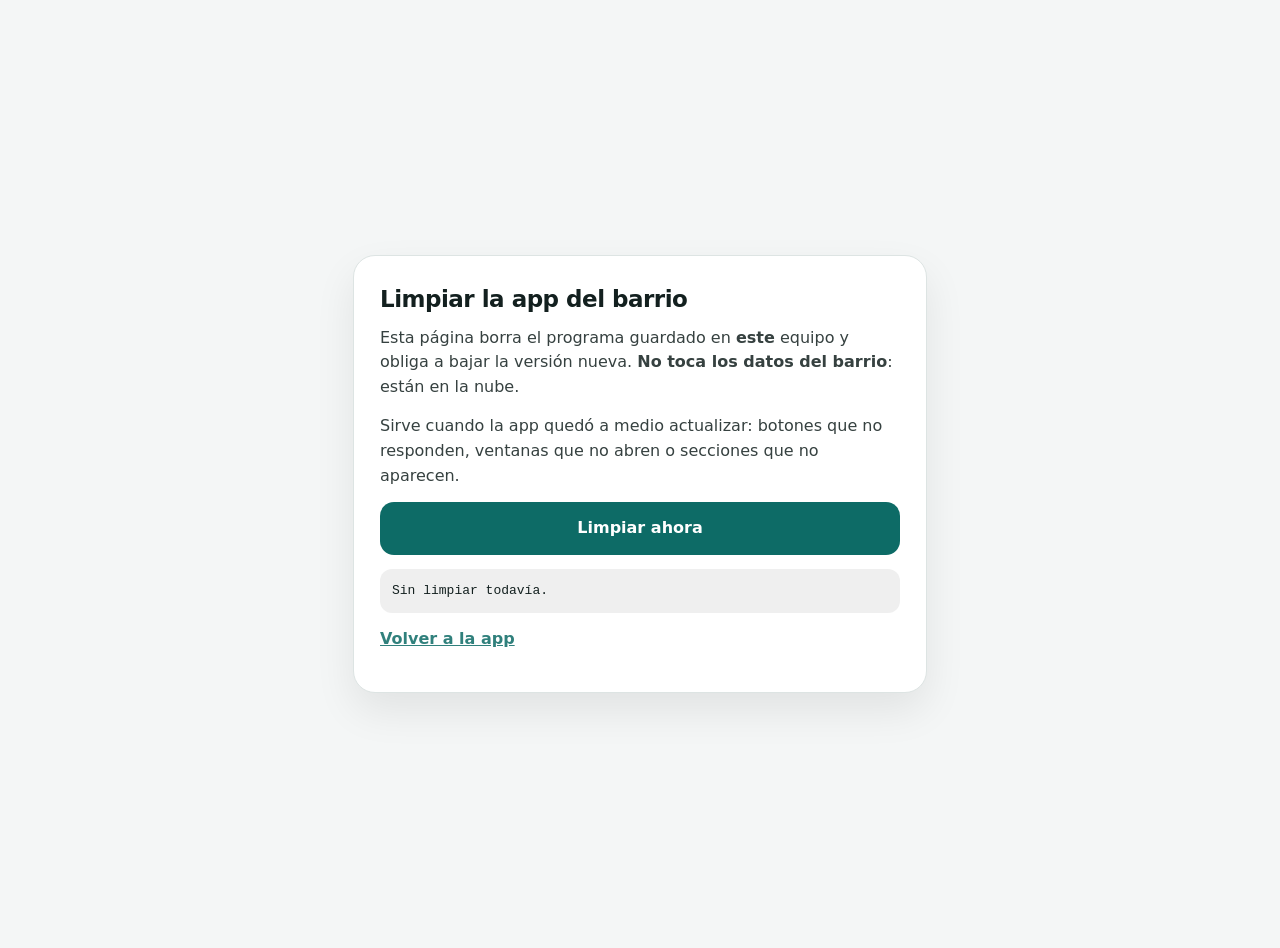
<file: limpiar.html>
<!DOCTYPE html>
<html lang="es-AR">
<head>
<meta charset="utf-8">
<meta name="viewport" content="width=device-width,initial-scale=1,viewport-fit=cover">
<title>Limpiar la app del barrio</title>
<style>
  :root{color-scheme:light dark}
  body{margin:0;min-height:100dvh;display:grid;place-items:center;padding:24px;
    font:16px/1.55 system-ui,-apple-system,"Segoe UI",sans-serif;background:#f4f6f6;color:#13201f}
  @media (prefers-color-scheme:dark){ body{background:#0e1615;color:#e8eeed} .caja{background:#16211f;border-color:#26332f} }
  .caja{max-width:520px;background:#fff;border:1px solid #dde4e3;border-radius:22px;padding:26px;box-shadow:0 18px 40px rgba(0,0,0,.08)}
  h1{margin:0 0 8px;font-size:23px;letter-spacing:-.5px}
  p{margin:0 0 14px;opacity:.85}
  button{appearance:none;border:0;border-radius:14px;background:#0d6b66;color:#fff;font:inherit;font-weight:700;
    padding:14px 20px;cursor:pointer;width:100%}
  button:disabled{opacity:.6;cursor:default}
  a{color:#0d6b66;font-weight:700}
  pre{white-space:pre-wrap;word-break:break-word;background:rgba(127,127,127,.12);border-radius:12px;padding:12px;font-size:13px;margin:14px 0 0}
</style>
</head>
<body>
<div class="caja">
  <h1>Limpiar la app del barrio</h1>
  <p>Esta página borra el programa guardado en <b>este</b> equipo y obliga a bajar la versión nueva.
     <b>No toca los datos del barrio</b>: están en la nube.</p>
  <p>Sirve cuando la app quedó a medio actualizar: botones que no responden, ventanas que no abren
     o secciones que no aparecen.</p>
  <button id="b">Limpiar ahora</button>
  <pre id="r">Sin limpiar todavía.</pre>
  <p style="margin-top:14px"><a href="./">Volver a la app</a></p>
</div>
<script>
const r = document.getElementById('b'), salida = document.getElementById('r');
const linea = t => salida.textContent += '\n' + t;
r.addEventListener('click', async () => {
  r.disabled = true; salida.textContent = 'Limpiando…';
  try {
    /* 13-11-2026 · Solo lo del barrio: HRU comparte la dirección y no se toca. */
    const aca = new URL('./', location.href).href;
    const regs = (await navigator.serviceWorker.getRegistrations()).filter(g => g.scope.startsWith(aca));
    for (const g of regs){ await g.unregister(); linea('Dado de baja: ' + (g.active ? g.active.scriptURL : 'service worker')); }
    if (!regs.length) linea('No había service worker.');
  } catch(e){ linea('Service worker: ' + e.message); }
  try {
    const ks = (await caches.keys()).filter(k => k.startsWith('bhc-'));
    for (const k of ks){ await caches.delete(k); linea('Borrado el guardado: ' + k); }
    if (!ks.length) linea('No había nada guardado.');
  } catch(e){ linea('Guardados: ' + e.message); }
  linea('');
  linea('Listo. Abriendo la app de nuevo…');
  setTimeout(() => location.replace('./?nuevo=' + Date.now()), 1200);
});
</script>
</body>
</html>
</file>
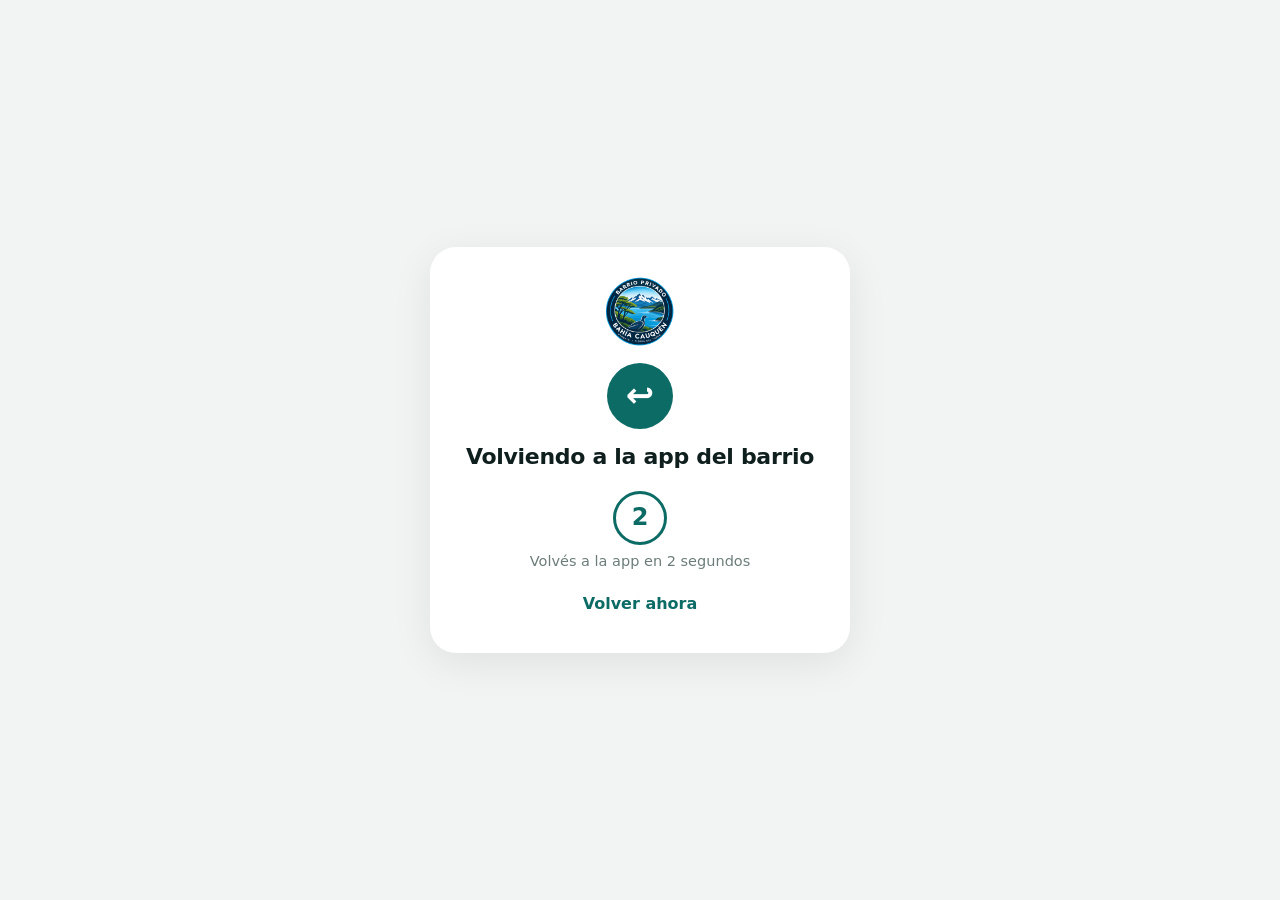
<file: pago.html>
<!doctype html>
<html lang="es">
<head>
<meta charset="utf-8">
<meta name="viewport" content="width=device-width,initial-scale=1,viewport-fit=cover">
<meta name="robots" content="noindex">
<title>Pago · Barrio Bahía Cauquén</title>
<link rel="icon" href="icons/icon-192.png" type="image/png">
<!--
  VUELTA DE MERCADO PAGO (26-09-2026)
  Mercado Pago trae acá al vecino cuando termina de pagar (back_url).
  Esta página:
    1. muestra el resultado (aprobado, pendiente o rechazado);
    2. le avisa a la app del barrio, que quedó abierta en la otra ventana
       (BroadcastChannel, mismo sitio), y espera que conteste "recibido";
    3. a los 3 segundos se cierra sola. Si no la puede cerrar (el
       navegador no lo permite) o la app no estaba abierta, lleva a la app
       con el número de operación, y la app lo verifica con Mercado Pago.
  No se le cree nada a lo que dice la dirección: quien acredita el pago es
  la app, preguntándole a Mercado Pago (a través del Apps Script).
-->
<style>
  :root{--bg:#f2f4f3;--card:#fff;--ink:#0f1f1e;--muted:#6c7d7a;--ok:#1b8f5a;--warn:#b7790a;--bad:#d33a3a;--brand:#0d6b66}
  @media (prefers-color-scheme:dark){:root{--bg:#0a1315;--card:#111c1f;--ink:#e6eeec;--muted:#83979a;--ok:#4fd08f;--warn:#f1bd4d;--bad:#f07171;--brand:#3cbfb2}}
  *{box-sizing:border-box}
  body{margin:0;min-height:100vh;display:grid;place-items:center;padding:16px;background:var(--bg);color:var(--ink);font:16px/1.45 system-ui,-apple-system,"Segoe UI",Roboto,sans-serif}
  main{width:100%;max-width:420px;background:var(--card);border-radius:26px;padding:28px 22px;text-align:center;box-shadow:0 10px 40px rgba(0,0,0,.08)}
  img{width:74px;height:74px;border-radius:50%;display:block;margin:0 auto 14px}
  .sello{width:66px;height:66px;border-radius:50%;display:grid;place-items:center;margin:0 auto 12px;color:#fff;font-size:34px;font-weight:800}
  .ok .sello{background:var(--ok)} .pend .sello{background:var(--warn)} .mal .sello{background:var(--bad)} .nada .sello{background:var(--brand)}
  h1{font-size:22px;margin:0 0 6px;letter-spacing:-.3px}
  p{margin:0 0 6px;color:var(--muted);font-size:14.5px}
  .cuenta{margin:18px auto 6px;width:54px;height:54px;border-radius:50%;border:3px solid var(--brand);display:grid;place-items:center;font-size:24px;font-weight:800;color:var(--brand)}
  a{display:inline-block;margin-top:14px;color:var(--brand);font-weight:700;text-decoration:none}
  small{display:block;margin-top:10px;color:var(--muted);font-size:12px}
</style>
</head>
<body>
<main id="caja">
  <img src="icons/logo.png" alt="Barrio Bahía Cauquén">
  <div class="sello" id="sello">✓</div>
  <h1 id="titulo">Volviendo a la app…</h1>
  <p id="texto"></p>
  <div class="cuenta" id="cuenta">3</div>
  <p id="que">Volvés a la app en 3 segundos</p>
  <a id="volver" href="index.html">Volver ahora</a>

  <small id="op"></small>
</main>
<script>
(function(){
  var q = new URLSearchParams(location.search);
  var id = q.get('payment_id') || q.get('collection_id') || '';
  var st = q.get('status') || q.get('collection_status') || '';
  var ref = q.get('external_reference') || '';
  if (id === 'null') id = '';
  var ok = st === 'approved', pend = ['pending', 'in_process', 'authorized'].indexOf(st) >= 0;
  /* Sin datos de un pago (se abrió la página sola): no hay nada que
     mostrar, se vuelve derecho a la app. */
  var sinDatos = !id && !st;
  var caja = document.getElementById('caja');
  caja.className = sinDatos ? 'nada' : ok ? 'ok' : pend ? 'pend' : 'mal';
  document.getElementById('sello').textContent = sinDatos ? '↩' : ok ? '✓' : pend ? '…' : '!';
  document.getElementById('titulo').textContent = sinDatos ? 'Volviendo a la app del barrio' : ok ? '¡Pago aprobado!' : pend ? 'Pago en proceso' : 'El pago no se completó';
  document.getElementById('texto').textContent = sinDatos ? '' : ok ? 'Mercado Pago aprobó tu pago. La app del barrio lo descuenta de tu saldo y el recibo te llega solo.'
    : pend ? 'Mercado Pago todavía lo está procesando. Cuando se apruebe se acredita solo: no hace falta que hagas nada.'
    : 'No se cobró nada. Podés intentarlo de nuevo desde la app.';
  if (id) document.getElementById('op').textContent = 'Operación de Mercado Pago Nº ' + id;

  /* La dirección de la app (index.html con todas las letras: así anda
     también donde el servidor no completa la carpeta), con lo necesario
     para que la app verifique el pago. */
  var app = 'index.html' + (sinDatos ? '' : '?mp=1' + (id ? '&payment_id=' + encodeURIComponent(id) : '') + (st ? '&status=' + encodeURIComponent(st) : '') + (ref ? '&external_reference=' + encodeURIComponent(ref) : ''));
  document.getElementById('volver').href = app;

  /* Avisarle a la app que quedó abierta en la otra ventana. */
  var recibido = false, canal = null;
  try {
    canal = new BroadcastChannel('bhc-pago');
    canal.onmessage = function(e){ if (e.data && e.data.tipo === 'recibido') recibido = true; };
    canal.postMessage({ tipo:'pago', id:id, estado:st, ref:ref });
    setTimeout(function(){ if (!recibido) try { canal.postMessage({ tipo:'pago', id:id, estado:st, ref:ref }); } catch(e){} }, 1200);
  } catch(e){}

  var n = 3, el = document.getElementById('cuenta'), que = document.getElementById('que');
  var t = setInterval(function(){
    n--; el.textContent = Math.max(n, 0); que.textContent = n > 0 ? 'Volvés a la app en ' + n + (n === 1 ? ' segundo' : ' segundos') : 'Volviendo…';
    if (n > 0) return;
    clearInterval(t);
    if (recibido){
      /* La app ya lo tiene: esta ventana se cierra y queda la app como estaba. */
      try { window.close(); } catch(e){}
      setTimeout(function(){ que.textContent = 'Listo: tu pago ya quedó en la app. Podés cerrar esta pestaña.'; el.style.display = 'none'; }, 400);
    } else {
      /* La app no estaba abierta en otra ventana (pagaste en la misma
         pantalla, o el navegador separó las ventanas): se vuelve a la app. */
      location.replace(app);
    }
  }, 1000);
})();
</script>
</body>
</html>
</file>
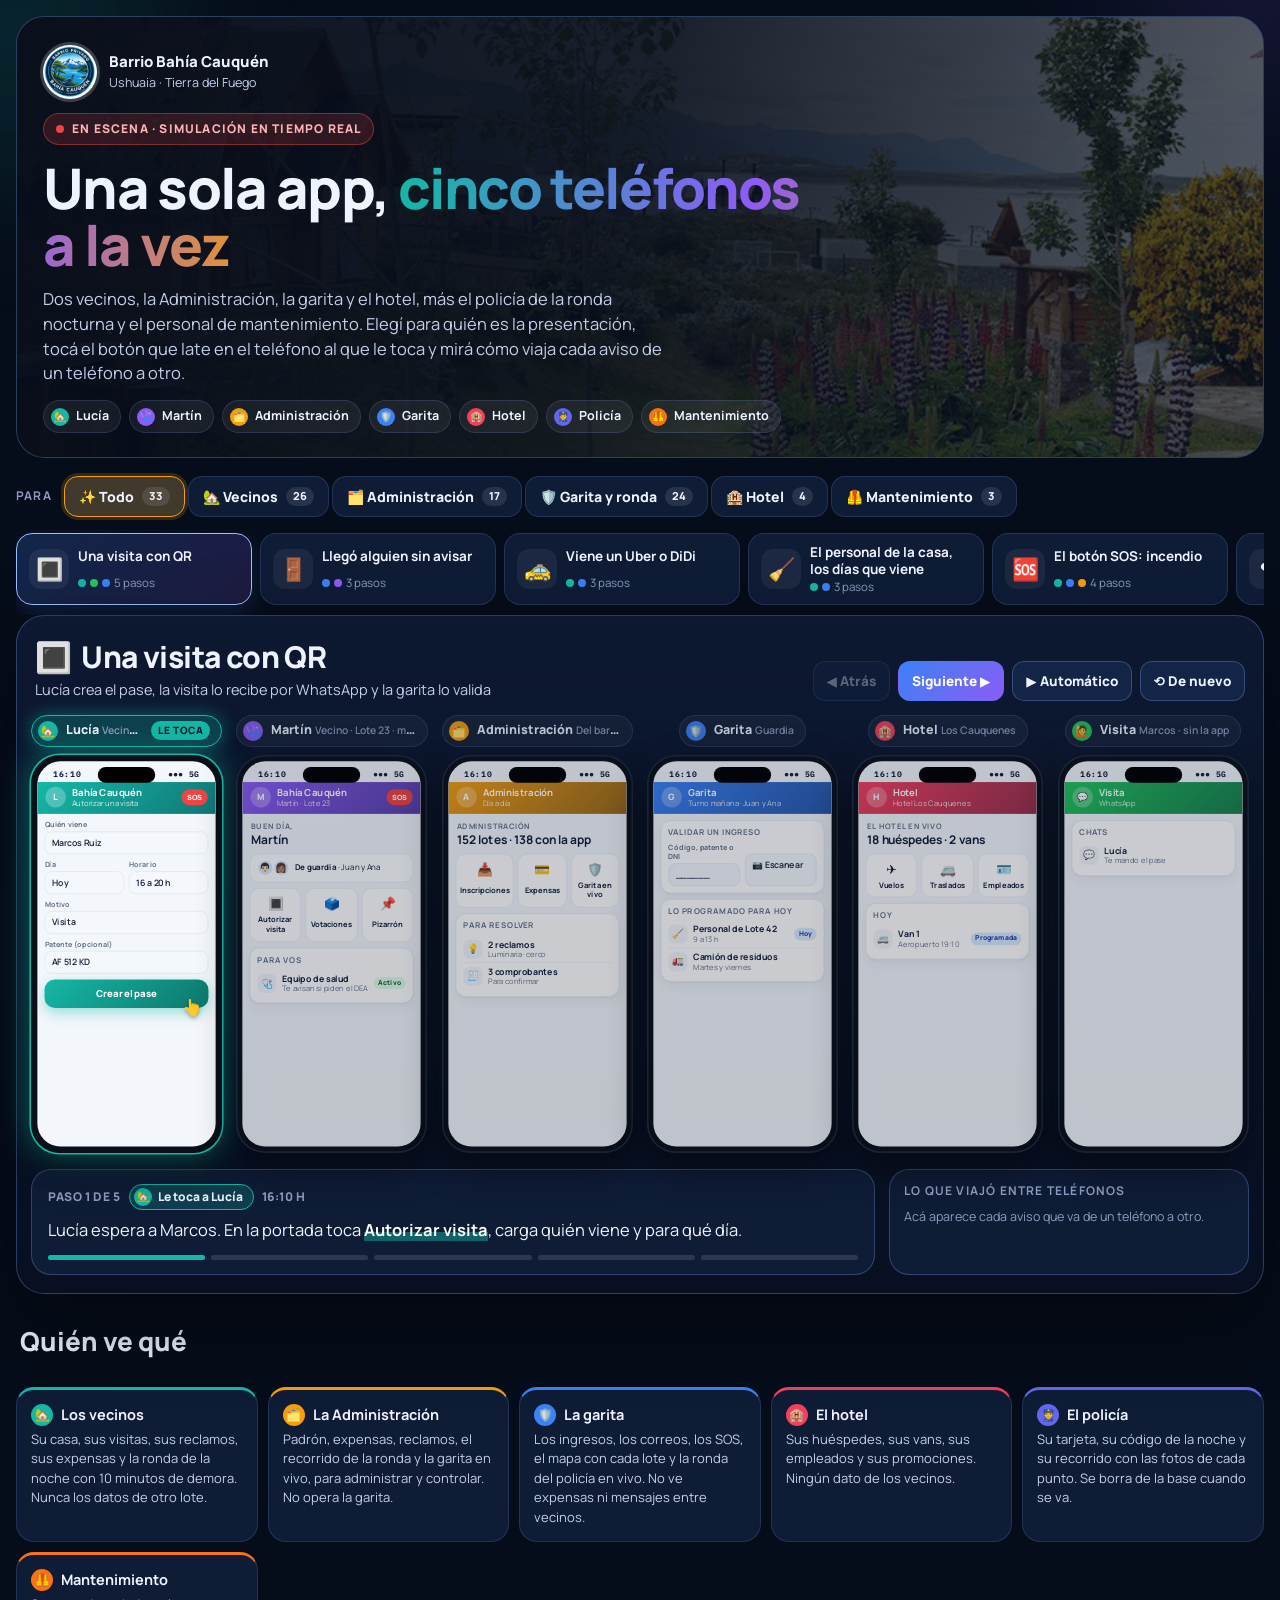
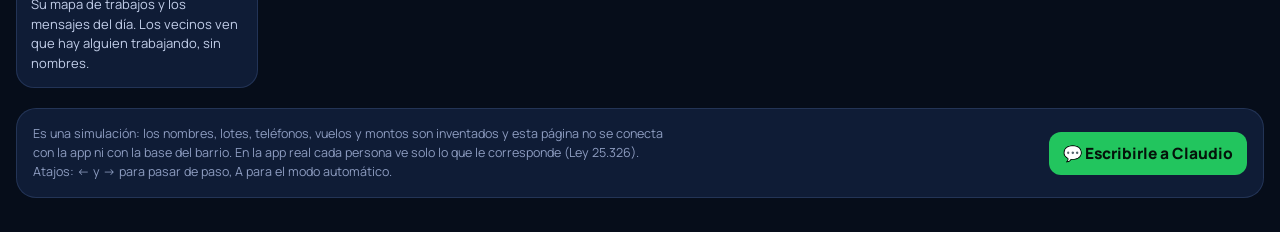
<file: presentacion.html>
<!doctype html>
<html lang="es">
<head>
<meta charset="utf-8">
<meta name="viewport" content="width=device-width, initial-scale=1">
<title>Bahía Cauquén en escena</title>
<meta name="description" content="Presentación interactiva de la app del Barrio Bahía Cauquén: cinco teléfonos a la vez (dos vecinos, la Administración, la garita y el hotel) más el policía de la ronda nocturna y el personal de mantenimiento, en tiempo real simulado.">
<link rel="icon" href="icons/logo.png">
<link rel="preconnect" href="https://fonts.googleapis.com">
<link rel="preconnect" href="https://fonts.gstatic.com" crossorigin>
<link rel="stylesheet" href="https://fonts.googleapis.com/css2?family=Manrope:wght@400;500;600;700;800&family=IBM+Plex+Mono:wght@500;600&display=swap">
<style>
/* =========================================================
   BAHÍA CAUQUÉN EN ESCENA (pedido de Claudio, 15-10-2026)
   Demo aparte, que NO toca la app ni la base del barrio: todo es
   simulado en esta página. Cinco teléfonos (Lucía, Martín, la
   Administración, la garita y el hotel) y un sexto "invitado" que entra
   cuando hace falta (el policía de la ronda, mantenimiento, una visita o
   un proveedor). Cada rol tiene su color y las señales viajan de un
   teléfono a otro como una chispa del mismo color.
   ========================================================= */
:root{
  --bg:#060d1a; --bg-2:#0b1630; --panel:#0f1c36; --panel-2:#132447; --line:rgba(140,175,255,.16); --line-2:rgba(140,175,255,.28);
  --ink:#eef3ff; --ink-2:#c3cfea; --muted:#8d9cc0;
  --a:#14b8a6; --b:#8b5cf6; --c:#f59e0b; --d:#3b82f6; --e:#f43f5e;
  --poli:#6366f1; --mant:#f97316; --visita:#22c55e; --prov:#eab308;
  --ok:#22c55e; --warn:#f59e0b; --danger:#ef4444;
  --body:"Manrope",system-ui,-apple-system,"Segoe UI",Roboto,sans-serif; --mono:"IBM Plex Mono",ui-monospace,Menlo,monospace;
  color-scheme:dark;
}
*{box-sizing:border-box}
html{scroll-behavior:smooth}
body{margin:0;background:var(--bg);color:var(--ink);font-family:var(--body);font-size:15.5px;line-height:1.5;-webkit-font-smoothing:antialiased;overflow-x:hidden}
button{font:inherit;color:inherit;background:none;border:0;padding:0;cursor:pointer}
:focus-visible{outline:2.5px solid #9cc0ff;outline-offset:2px;border-radius:8px}
h1,h2,h3,p{margin:0}
.envol{max-width:1500px;margin:0 auto;padding:0 16px}

/* ---------- fondo animado ---------- */
.aurora{position:fixed;inset:-20vmax;z-index:-1;pointer-events:none;filter:blur(60px);opacity:.55;
  background:radial-gradient(30vmax 30vmax at 15% 20%,rgba(20,184,166,.35),transparent 60%),radial-gradient(28vmax 28vmax at 85% 15%,rgba(139,92,246,.32),transparent 60%),
  radial-gradient(30vmax 30vmax at 70% 85%,rgba(244,63,94,.22),transparent 60%),radial-gradient(26vmax 26vmax at 25% 85%,rgba(59,130,246,.3),transparent 60%);
  animation:aurora 26s ease-in-out infinite alternate}
@keyframes aurora{to{transform:rotate(12deg) scale(1.08) translate(2vmax,-1vmax)}}

/* ---------- portada ---------- */
.cabeza{position:relative;margin:16px 0 18px;border-radius:28px;overflow:hidden;border:1px solid var(--line-2);background:#081226}
.cabeza-foto{position:absolute;inset:0;background:url("img/portada-dia.jpg") center 60%/cover no-repeat;opacity:.45}
.cabeza::after{content:"";position:absolute;inset:0;background:linear-gradient(105deg,rgba(6,13,26,.96) 0%,rgba(6,13,26,.82) 48%,rgba(6,13,26,.25) 100%)}
.cabeza-in{position:relative;z-index:1;padding:28px 26px 24px;display:grid;gap:14px;max-width:820px}
.marca{display:flex;align-items:center;gap:12px}
.marca img{width:54px;height:54px;border-radius:50%;background:#fff;object-fit:cover;box-shadow:0 0 0 3px rgba(255,255,255,.2)}
.marca b{display:block;font-size:15px;font-weight:800}
.marca small{display:block;font-size:12.5px;color:var(--ink-2)}
.vivo-pill{justify-self:start;display:inline-flex;align-items:center;gap:8px;font-size:12px;font-weight:800;letter-spacing:.1em;text-transform:uppercase;padding:6px 12px;border-radius:999px;background:rgba(239,68,68,.16);border:1px solid rgba(239,68,68,.45);color:#ffb4b4}
.vivo-pill::before{content:"";width:8px;height:8px;border-radius:50%;background:#ef4444;animation:latido 1.4s infinite}
@keyframes latido{0%{box-shadow:0 0 0 0 rgba(239,68,68,.7)}70%{box-shadow:0 0 0 9px rgba(239,68,68,0)}100%{box-shadow:0 0 0 0 rgba(239,68,68,0)}}
.cabeza h1{font-size:clamp(30px,5.2vw,56px);font-weight:800;line-height:1.02;letter-spacing:-.03em}
.cabeza h1 span{background:linear-gradient(90deg,var(--a),var(--b) 30%,var(--c) 55%,var(--d) 75%,var(--e));-webkit-background-clip:text;background-clip:text;color:transparent;background-size:200% 100%;animation:brillo 8s linear infinite}
@keyframes brillo{to{background-position:200% 0}}
.cabeza p{font-size:16.5px;max-width:62ch;color:var(--ink-2)}
.elenco{display:flex;flex-wrap:wrap;gap:8px}
.elenco span{display:inline-flex;align-items:center;gap:7px;font-size:12.5px;font-weight:700;padding:6px 11px 6px 7px;border-radius:999px;background:rgba(255,255,255,.06);border:1px solid var(--line)}
.elenco i{width:18px;height:18px;border-radius:50%;background:var(--c);display:grid;place-items:center;font-style:normal;font-size:10px}

/* ---------- público y escenas ---------- */
.publico{display:flex;flex-wrap:wrap;gap:8px;margin:0 0 12px;align-items:center}
.publico b{font-size:12px;letter-spacing:.1em;text-transform:uppercase;color:var(--muted);margin-right:4px}
.pub{display:inline-flex;align-items:center;gap:8px;padding:9px 14px;border-radius:14px;font-weight:800;font-size:14px;background:var(--panel);border:1px solid var(--line);transition:transform .15s,background .2s,border-color .2s}
.pub:hover{transform:translateY(-1px)}
.pub[aria-pressed="true"]{background:color-mix(in srgb,var(--c) 22%,var(--panel));border-color:var(--c);box-shadow:0 0 0 3px color-mix(in srgb,var(--c) 18%,transparent)}
.pub .n{font-size:11px;font-weight:800;padding:1px 7px;border-radius:99px;background:rgba(255,255,255,.1)}
.carril{display:flex;gap:8px;overflow-x:auto;padding:4px 2px 10px;scroll-snap-type:x proximity;scrollbar-width:thin}
.esc-btn{flex:none;scroll-snap-align:start;display:grid;grid-template-columns:auto minmax(0,1fr);gap:2px 9px;align-items:center;text-align:left;width:236px;padding:10px 12px;border-radius:16px;background:var(--panel);border:1px solid var(--line);transition:border-color .2s,transform .15s}
.esc-btn:hover{transform:translateY(-1px);border-color:var(--line-2)}
.esc-btn .e{grid-row:1/3;font-size:22px;width:40px;height:40px;border-radius:12px;display:grid;place-items:center;background:rgba(255,255,255,.06)}
.esc-btn b{font-size:13.5px;line-height:1.25}
.esc-btn small{font-size:11.5px;color:var(--muted);line-height:1.25;display:flex;gap:4px;flex-wrap:wrap;align-items:center}
.esc-btn small i{width:8px;height:8px;border-radius:50%;display:inline-block}
.esc-btn.on{border-color:#9cc0ff;background:linear-gradient(135deg,rgba(59,130,246,.22),rgba(139,92,246,.18));box-shadow:0 8px 24px rgba(59,130,246,.18)}
.esc-btn.hecha .e::after{content:"✓";position:absolute;transform:translate(15px,-14px);font-size:11px;background:var(--ok);color:#04130a;border-radius:50%;width:16px;height:16px;display:grid;place-items:center;font-weight:800}
.esc-btn .e{position:relative}

/* ---------- el escenario ---------- */
.escenario{position:relative;border-radius:28px;padding:16px 14px 18px;background:linear-gradient(180deg,rgba(15,28,54,.85),rgba(8,16,34,.92));border:1px solid var(--line-2);box-shadow:0 30px 80px rgba(0,0,0,.45)}
.esc-cab{display:flex;flex-wrap:wrap;gap:10px 16px;align-items:flex-end;justify-content:space-between;margin:2px 4px 14px}
.esc-cab h2{font-size:clamp(20px,2.6vw,30px);font-weight:800;letter-spacing:-.02em;display:flex;gap:10px;align-items:center}
.esc-cab p{color:var(--ink-2);font-size:14.5px;max-width:70ch}
.controles{display:flex;gap:8px;flex-wrap:wrap}
.ctl{display:inline-flex;align-items:center;gap:7px;padding:9px 13px;border-radius:12px;font-weight:800;font-size:13.5px;background:var(--panel-2);border:1px solid var(--line-2)}
.ctl:disabled{opacity:.35;cursor:default}
.ctl.pri{background:linear-gradient(135deg,#3b82f6,#8b5cf6);border-color:transparent;color:#fff}
.ctl[aria-pressed="true"]{background:#ffd54a;color:#2a1d00;border-color:#ffd54a}
.mesa{position:relative;display:grid;grid-template-columns:repeat(var(--n,5),minmax(0,1fr));gap:14px;align-items:start}
.slot{display:grid;justify-items:center;gap:8px;min-width:0;transition:opacity .4s,filter .4s}
.slot[hidden]{display:none}
.rol{display:flex;align-items:center;gap:8px;max-width:100%;padding:5px 11px 5px 6px;border-radius:999px;font-size:12.5px;font-weight:800;background:rgba(255,255,255,.05);border:1px solid var(--line);transition:background .3s,border-color .3s}
.rol i{flex:none;width:20px;height:20px;border-radius:50%;background:var(--k);display:grid;place-items:center;font-style:normal;font-size:11px}
.rol span{white-space:nowrap;overflow:hidden;text-overflow:ellipsis;min-width:0}
.rol{min-width:0}
.slot.toca .rol{max-width:100%}
.rol small{font-weight:600;color:var(--muted)}
.slot.toca .rol{background:color-mix(in srgb,var(--k) 25%,transparent);border-color:var(--k);box-shadow:0 0 18px color-mix(in srgb,var(--k) 45%,transparent)}
.slot.toca .rol::after{flex:none;content:"Le toca";font-size:10px;letter-spacing:.06em;text-transform:uppercase;padding:2px 7px;border-radius:99px;background:var(--k);color:#06101f}
.slot.quieto{opacity:.78}
.marco{position:relative;width:100%}
.tel{position:absolute;top:0;left:0;width:240px;height:500px;transform-origin:0 0;border-radius:36px;background:#0a0f18;padding:8px;box-shadow:0 20px 50px rgba(0,0,0,.55),inset 0 0 0 2px #1f2a3d}
.slot.toca .tel{box-shadow:0 0 0 2px var(--k),0 0 40px color-mix(in srgb,var(--k) 55%,transparent),0 20px 50px rgba(0,0,0,.55)}
.slot.llega .tel{animation:sacude .5s}
@keyframes sacude{25%{transform:scale(var(--s)) rotate(-1.4deg)}75%{transform:scale(var(--s)) rotate(1.4deg)}}
.pant{position:relative;height:100%;border-radius:29px;overflow:hidden;background:#f3f6fb;color:#13203a;display:flex;flex-direction:column}
.isla{position:absolute;top:7px;left:50%;transform:translateX(-50%);width:72px;height:20px;border-radius:12px;background:#000;z-index:6}
.estado{flex:none;display:flex;justify-content:space-between;padding:9px 20px 3px;font:700 10.5px var(--mono);color:#13203a}
.app{flex:1;min-height:0;overflow-y:auto;overflow-x:hidden;scrollbar-width:none;position:relative}
.app::-webkit-scrollbar{display:none}
.pushes{position:absolute;top:30px;left:7px;right:7px;z-index:8;display:grid;gap:5px;pointer-events:none}
.push{display:flex;gap:8px;align-items:flex-start;padding:8px 9px;border-radius:15px;background:rgba(255,255,255,.92);backdrop-filter:blur(12px);-webkit-backdrop-filter:blur(12px);box-shadow:0 10px 26px rgba(0,0,0,.22);border:1px solid rgba(0,0,0,.06);animation:baja .45s cubic-bezier(.2,.9,.3,1.2) both}
.push.sale{animation:sube .35s ease-in both}
.push .pi{flex:none;width:26px;height:26px;border-radius:8px;display:grid;place-items:center;font-size:13px;background:var(--k);color:#fff}
.push b{display:block;font-size:11px;line-height:1.25}
.push span{display:block;font-size:10px;color:#4b5a78;line-height:1.25}
.push small{display:block;font-size:8.5px;color:#7a88a6;font-weight:800;text-transform:uppercase;letter-spacing:.06em}
@keyframes baja{from{transform:translateY(-120%);opacity:0}}
@keyframes sube{to{transform:translateY(-120%);opacity:0}}

/* ---------- la app dentro del teléfono ---------- */
.bar{display:flex;align-items:center;gap:7px;padding:6px 10px 8px;color:#fff;background:linear-gradient(135deg,var(--k),color-mix(in srgb,var(--k) 60%,#0b1630))}
.bar .av{flex:none;width:26px;height:26px;border-radius:50%;display:grid;place-items:center;font-weight:800;font-size:11px;background:rgba(255,255,255,.25)}
.bar b{display:block;font-size:12px;line-height:1.2}
.bar small{display:block;font-size:9.5px;opacity:.85;line-height:1.2}
.bar .g{flex:1;min-width:0}
.bar .sos{font-size:9px;font-weight:800;padding:3px 7px;border-radius:99px;background:#ef4444}
.ap{padding:8px 9px 14px;display:grid;gap:7px;font-size:11px;line-height:1.35}
.hola{padding:2px 2px 0}
.hola small{display:block;font-size:9.5px;color:#64748b;font-weight:700;text-transform:uppercase;letter-spacing:.07em}
.hola b{display:block;font-size:15px;letter-spacing:-.02em}
.card{background:#fff;border-radius:13px;padding:8px 9px;box-shadow:0 1px 2px rgba(15,30,60,.06),0 6px 16px rgba(15,30,60,.05);border:1px solid #e6ecf5}
.card h4{margin:0 0 5px;font-size:10px;text-transform:uppercase;letter-spacing:.07em;color:#64748b}
.it{display:flex;gap:7px;align-items:center;padding:4px 0}
.it+.it{border-top:1px solid #eef2f8}
.it .e{flex:none;width:24px;height:24px;border-radius:8px;display:grid;place-items:center;background:#f1f5fb;font-size:12px}
.it .x{flex:1;min-width:0}
.it .x b{display:block;font-size:11px;line-height:1.25}
.it .x span{display:block;font-size:9.5px;color:#64748b;line-height:1.25}
.pill{flex:none;font-size:8.5px;font-weight:800;padding:2px 6px;border-radius:99px;background:#eef2f8;color:#334155}
.pill.ok{background:#dcfce7;color:#166534}.pill.warn{background:#fef3c7;color:#92400e}.pill.mal{background:#fee2e2;color:#991b1b}.pill.info{background:#dbeafe;color:#1e40af}
.aviso{display:flex;gap:7px;padding:8px 9px;border-radius:12px;font-size:10.5px;line-height:1.3}
.aviso .e{flex:none;font-size:15px}
.aviso b{display:block;font-size:11px}
.aviso.ok{background:#dcfce7;color:#14532d}.aviso.warn{background:#fef3c7;color:#713f12}.aviso.mal{background:#fee2e2;color:#7f1d1d}.aviso.info{background:#e0ecff;color:#1e3a8a}
.aviso.alarma{background:linear-gradient(135deg,#ef4444,#b91c1c);color:#fff;animation:alarma 1s infinite}
@keyframes alarma{50%{box-shadow:0 0 0 4px rgba(239,68,68,.35)}}
.campo{display:grid;gap:2px}
.campo small{font-size:9px;color:#64748b;font-weight:700}
.campo span{padding:6px 8px;border-radius:9px;background:#f4f7fc;border:1px solid #e2e8f2;font-size:11px;font-weight:600}
.dos{display:grid;grid-template-columns:1fr 1fr;gap:6px}
.tres{display:grid;grid-template-columns:repeat(3,1fr);gap:5px}
.teja{display:grid;justify-items:center;gap:3px;padding:8px 4px;border-radius:12px;background:#fff;border:1px solid #e6ecf5;font-size:9.5px;font-weight:700;text-align:center}
.teja .e{font-size:16px}
.btn-go{position:relative;display:flex;align-items:center;justify-content:center;gap:6px;width:100%;padding:10px 10px;border-radius:13px;font-weight:800;font-size:12px;color:#fff;background:linear-gradient(135deg,var(--k),color-mix(in srgb,var(--k) 65%,#000));box-shadow:0 6px 16px color-mix(in srgb,var(--k) 40%,transparent)}
.btn-go.sec{background:#fff;color:#13203a;border:1.5px solid #d6deea;box-shadow:none}
.btn-go.rojo{background:linear-gradient(135deg,#ef4444,#991b1b)}
.slot.toca .btn-go[data-go]{animation:pulso 1.6s infinite}
.slot.toca .btn-go[data-go]::after{content:"👆";position:absolute;right:8px;bottom:-12px;font-size:20px;animation:dedo 1.6s infinite;filter:drop-shadow(0 2px 3px rgba(0,0,0,.35))}
@keyframes pulso{0%{box-shadow:0 0 0 0 color-mix(in srgb,var(--k) 70%,transparent)}70%{box-shadow:0 0 0 10px transparent}100%{box-shadow:0 0 0 0 transparent}}
@keyframes dedo{0%,100%{transform:translateY(0)}50%{transform:translateY(-5px)}}
.qr{width:96px;height:96px;margin:2px auto;padding:6px;background:#fff;border-radius:10px;border:1px solid #e2e8f2}
.qr svg{width:100%;height:100%;display:block}
.codigo{font:700 20px var(--mono);letter-spacing:.12em;text-align:center}
.centro{text-align:center}
.muted{color:#64748b}
.grande{font-size:30px;text-align:center}
.sosb{width:96px;height:96px;margin:6px auto;border-radius:50%;display:grid;place-items:center;font-weight:800;font-size:18px;color:#fff;background:radial-gradient(circle at 35% 30%,#ff7b7b,#dc2626 60%,#7f1d1d);box-shadow:0 0 0 8px rgba(239,68,68,.18),0 10px 26px rgba(220,38,38,.45)}
.mapa{border-radius:12px;overflow:hidden;background:#0a2236}
.mapa svg{display:block;width:100%;height:auto}
.anillos{display:grid;grid-template-columns:repeat(3,1fr);gap:5px}
.anillo{display:grid;justify-items:center;gap:1px;padding:6px 2px;border-radius:11px;background:#fff;border:1px solid #e6ecf5;font-size:9px;text-align:center}
.anillo i{width:30px;height:30px;border-radius:50%;display:grid;place-items:center;font-style:normal;font-weight:800;font-size:10px;background:radial-gradient(closest-side,#fff 74%,transparent 76%),conic-gradient(#22c55e calc(var(--p)*360deg),#e2e8f0 0)}
.anillo.ok i{background:linear-gradient(135deg,#22c55e,#15803d);color:#fff}
.anillo b{font-size:9.5px}
.caritas{display:flex;align-items:center;gap:6px;padding:6px 8px;border-radius:12px;background:rgba(255,255,255,.9);border:1px solid #e6ecf5}
.caritas .c{width:22px;height:22px;border-radius:50%;display:grid;place-items:center;font-size:12px;margin-left:-8px;border:2px solid #fff;background:#dbeafe}
.caritas .c:first-child{margin-left:0}
.capsula{display:flex;align-items:center;gap:7px;padding:6px 9px;border-radius:99px;background:#0b1630;color:#fff;font-size:10px;position:relative;overflow:hidden}
.capsula::before{content:"";position:absolute;inset:0;border-radius:99px;padding:1.5px;background:conic-gradient(from var(--ang,0deg),#f97316,#22c55e,#3b82f6,#f97316);-webkit-mask:linear-gradient(#000 0 0) content-box,linear-gradient(#000 0 0);-webkit-mask-composite:xor;mask-composite:exclude;animation:giro 3s linear infinite}
@property --ang{syntax:"<angle>";inherits:false;initial-value:0deg}
@keyframes giro{to{--ang:360deg}}
.foto{height:64px;border-radius:10px;background:linear-gradient(135deg,#7c9a6d,#3d5a4a);position:relative;overflow:hidden}
.foto::after{content:"";position:absolute;left:46%;top:8px;width:7px;height:52px;border-radius:3px;background:#cbd5e1;box-shadow:0 0 0 2px rgba(0,0,0,.08)}
.foto::before{content:"QR";position:absolute;left:calc(46% - 9px);top:18px;width:25px;height:16px;background:#fff;color:#111;font:800 8px var(--mono);display:grid;place-items:center;z-index:1;border-radius:2px}
.vuelo{display:grid;grid-template-columns:repeat(6,1fr);gap:2px;font:700 12px var(--mono)}
.vuelo span{background:#0b1630;color:#ffd54a;border-radius:3px;text-align:center;padding:3px 0;animation:paleta .6s both}
@keyframes paleta{from{transform:rotateX(90deg)}}

/* ---------- la chispa que viaja ---------- */
.chispa{position:fixed;z-index:50;width:14px;height:14px;margin:-7px 0 0 -7px;border-radius:50%;pointer-events:none;background:var(--k);box-shadow:0 0 0 4px color-mix(in srgb,var(--k) 30%,transparent),0 0 24px 6px var(--k)}
.estela{position:fixed;z-index:49;width:6px;height:6px;margin:-3px 0 0 -3px;border-radius:50%;pointer-events:none;background:var(--k);opacity:.6}

/* ---------- narrador ---------- */
.narra{display:grid;grid-template-columns:minmax(0,1fr) minmax(260px,360px);gap:14px;margin-top:16px}
.guion{padding:14px 16px;border-radius:20px;background:var(--panel);border:1px solid var(--line-2)}
.guion .meta{display:flex;flex-wrap:wrap;gap:8px;align-items:center;margin-bottom:8px;font-size:12px;font-weight:800;color:var(--muted);letter-spacing:.05em;text-transform:uppercase}
.guion .quien{display:inline-flex;align-items:center;gap:6px;padding:3px 10px 3px 4px;border-radius:99px;background:color-mix(in srgb,var(--k) 22%,transparent);color:var(--ink);border:1px solid var(--k);text-transform:none;letter-spacing:0}
.guion .quien i{width:18px;height:18px;border-radius:50%;background:var(--k);display:grid;place-items:center;font-style:normal;font-size:10px}
.guion p{font-size:16.5px;line-height:1.5}
.guion p b{color:#fff;background:linear-gradient(transparent 62%,color-mix(in srgb,var(--k) 45%,transparent) 0)}
.puntos{display:flex;gap:6px;margin-top:12px}
.puntos i{flex:1;height:5px;border-radius:99px;background:rgba(255,255,255,.12);overflow:hidden;position:relative}
.puntos i.ya{background:var(--k)}
.puntos i.ahora::after{content:"";position:absolute;inset:0;background:var(--k);animation:carga 1.4s ease-in-out infinite alternate}
@keyframes carga{from{transform:translateX(-100%)}}
.fin{margin-top:12px;padding:12px 14px;border-radius:16px;background:linear-gradient(135deg,rgba(34,197,94,.18),rgba(59,130,246,.14));border:1px solid rgba(34,197,94,.45);display:flex;gap:10px;align-items:center;flex-wrap:wrap}
.fin p{flex:1;min-width:200px;font-size:14.5px}
.feed{padding:12px 14px;border-radius:20px;background:var(--panel);border:1px solid var(--line-2);max-height:260px;overflow:auto}
.feed h3{font-size:12px;letter-spacing:.1em;text-transform:uppercase;color:var(--muted);margin:0 0 8px}
.feed ol{list-style:none;margin:0;padding:0;display:grid;gap:6px}
.feed li{display:flex;gap:8px;align-items:flex-start;font-size:12.5px;color:var(--ink-2);animation:entra .4s both}
.feed li i{flex:none;width:8px;height:8px;border-radius:50%;margin-top:6px;background:var(--k);box-shadow:0 0 8px var(--k)}
.feed li b{color:var(--ink)}
.feed .vacio{color:var(--muted);font-size:12.5px}
@keyframes entra{from{opacity:0;transform:translateX(-6px)}}

/* ---------- pestañas del celular ---------- */
.pestanas{display:none;gap:6px;overflow-x:auto;padding:2px 2px 10px;scrollbar-width:none}
.pest{flex:none;display:inline-flex;align-items:center;gap:6px;padding:7px 11px 7px 7px;border-radius:99px;font-size:12.5px;font-weight:800;background:rgba(255,255,255,.05);border:1px solid var(--line);position:relative}
.pest i{width:18px;height:18px;border-radius:50%;background:var(--k);display:grid;place-items:center;font-style:normal;font-size:10px}
.pest[aria-selected="true"]{background:color-mix(in srgb,var(--k) 25%,transparent);border-color:var(--k)}
.pest.toca::after{content:"";position:absolute;top:-2px;right:-2px;width:10px;height:10px;border-radius:50%;background:#ffd54a;box-shadow:0 0 0 0 #ffd54a;animation:latido 1.4s infinite}
.pest.nuevo::before{content:"";position:absolute;top:-2px;left:-2px;width:9px;height:9px;border-radius:50%;background:#ef4444}

/* ---------- quién ve qué ---------- */
.quien-ve{margin:26px 0 10px;display:grid;grid-template-columns:repeat(auto-fit,minmax(220px,1fr));gap:10px}
.qv{padding:14px;border-radius:18px;background:var(--panel);border:1px solid var(--line);border-top:3px solid var(--k)}
.qv b{display:flex;gap:8px;align-items:center;font-size:14.5px;margin-bottom:4px}
.qv b i{width:22px;height:22px;border-radius:50%;background:var(--k);display:grid;place-items:center;font-style:normal;font-size:12px}
.qv p{font-size:13px;color:var(--ink-2)}
.tit-sec{font-size:clamp(20px,2.4vw,26px);font-weight:800;margin:28px 4px 4px}
.pie{display:flex;flex-wrap:wrap;gap:14px;align-items:center;justify-content:space-between;margin:20px 0 34px;padding:16px;border-radius:20px;background:var(--panel);border:1px solid var(--line)}
.pie p{font-size:12.5px;color:var(--muted);max-width:80ch}
.wa{display:inline-flex;align-items:center;gap:8px;padding:10px 14px;border-radius:12px;background:#22c55e;color:#04130a;font-weight:800;text-decoration:none}

/* ---------- tamaños ---------- */
@media (max-width:1180px){ .mesa{grid-template-columns:repeat(3,minmax(0,1fr))} }
@media (max-width:900px){ .narra{grid-template-columns:1fr} }
@media (max-width:760px){
  .pestanas{display:flex}
  .mesa{grid-template-columns:minmax(0,1fr)!important}
  .slot{display:none}
  .slot.visible{display:grid}
  .slot.visible[hidden]{display:none}
  .cabeza-in{padding:22px 18px}
  .escenario{padding:12px 10px 14px;border-radius:22px}
  .controles{width:100%}
  .controles .ctl{flex:1 1 auto;justify-content:center}
}
@media (prefers-reduced-motion:reduce){
  *,*::before,*::after{animation-duration:.01ms!important;animation-iteration-count:1!important;transition:none!important}
  .chispa,.estela{display:none}
}
</style>
</head>
<body>
<div class="aurora" aria-hidden="true"></div>
<div class="envol">
  <header class="cabeza">
    <div class="cabeza-foto" aria-hidden="true"></div>
    <div class="cabeza-in">
      <div class="marca"><img src="icons/logo.png" alt=""><div><b>Barrio Bahía Cauquén</b><small>Ushuaia · Tierra del Fuego</small></div></div>
      <span class="vivo-pill">En escena · simulación en tiempo real</span>
      <h1>Una sola app, <span>cinco teléfonos a la vez</span></h1>
      <p>Dos vecinos, la Administración, la garita y el hotel, más el policía de la ronda nocturna y el personal de mantenimiento. Elegí para quién es la presentación, tocá el botón que late en el teléfono al que le toca y mirá cómo viaja cada aviso de un teléfono a otro.</p>
      <div class="elenco" id="elenco"></div>
    </div>
  </header>

  <div class="publico" role="toolbar" aria-label="Para quién es la presentación"><b>Para</b><span id="publico"></span></div>
  <div class="carril" id="carril" role="list" aria-label="Situaciones"></div>

  <section class="escenario" aria-label="El escenario con los teléfonos">
    <div class="esc-cab">
      <div><h2 id="escTit"></h2><p id="escSub"></p></div>
      <div class="controles">
        <button class="ctl" id="atras" aria-label="Paso anterior">◀ Atrás</button>
        <button class="ctl pri" id="adelante">Siguiente ▶</button>
        <button class="ctl" id="auto" aria-pressed="false">▶ Automático</button>
        <button class="ctl" id="reiniciar">⟲ De nuevo</button>
      </div>
    </div>
    <div class="pestanas" id="pestanas" role="tablist" aria-label="Teléfonos"></div>
    <div class="mesa" id="mesa"></div>
    <div class="narra">
      <div class="guion" id="guion" aria-live="polite"></div>
      <div class="feed"><h3>Lo que viajó entre teléfonos</h3><ol id="feed"><li class="vacio">Acá aparece cada aviso que va de un teléfono a otro.</li></ol></div>
    </div>
  </section>

  <h2 class="tit-sec">Quién ve qué</h2>
  <div class="quien-ve" id="quienVe"></div>

  <div class="pie">
    <p>Es una simulación: los nombres, lotes, teléfonos, vuelos y montos son inventados y esta página no se conecta con la app ni con la base del barrio. En la app real cada persona ve solo lo que le corresponde (Ley 25.326). Atajos: ← y → para pasar de paso, A para el modo automático.</p>
    <a class="wa" href="https://wa.me/5492901494953?text=Hola%20Claudio%2C%20vi%20la%20presentaci%C3%B3n%20de%20la%20app%20del%20barrio%20y%20te%20quer%C3%ADa%20comentar%3A%20" target="_blank" rel="noopener">💬 Escribirle a Claudio</a>
  </div>
</div>

<script>
(function(){
const $ = s => document.querySelector(s), $$ = s => [...document.querySelectorAll(s)];
const esc = t => String(t ?? '').replace(/[&<>"']/g, c => ({ '&':'&amp;', '<':'&lt;', '>':'&gt;', '"':'&quot;', "'":'&#39;' }[c]));
const quieto = matchMedia('(prefers-reduced-motion: reduce)').matches;
const angosto = () => matchMedia('(max-width:760px)').matches;

/* ---------- el elenco ---------- */
const TEL = {
  a:{ n:'Lucía', s:'Vecina · Lote 42', k:'var(--a)', ic:'🏡' },
  b:{ n:'Martín', s:'Vecino · Lote 23 · médico', k:'var(--b)', ic:'🩺' },
  c:{ n:'Administración', s:'Del barrio', k:'var(--c)', ic:'🗂️' },
  d:{ n:'Garita', s:'Guardia', k:'var(--d)', ic:'🛡️' },
  e:{ n:'Hotel', s:'Los Cauquenes', k:'var(--e)', ic:'🏨' },
};
const INV = {
  poli:{ n:'Policía', s:'Sargento Gómez · ronda nocturna', k:'var(--poli)', ic:'👮' },
  mant:{ n:'Mantenimiento', s:'Raúl · espacios comunes', k:'var(--mant)', ic:'🦺' },
  visita:{ n:'Visita', s:'Marcos · sin la app', k:'var(--visita)', ic:'🙋' },
  prov:{ n:'Proveedor', s:'Electricista', k:'var(--prov)', ic:'🔌' },
};
const PUBLICOS = [
  ['todo', 'Todo', '✨'], ['vecinos', 'Vecinos', '🏡'], ['admin', 'Administración', '🗂️'], ['garita', 'Garita y ronda', '🛡️'], ['hotel', 'Hotel', '🏨'], ['mant', 'Mantenimiento', '🦺'],
];

/* ---------- piezas de pantalla ---------- */
const bar = (l, sub = '', o = {}) => { const t = TEL[l] || INV[l] || {}; return `<div class="bar"><span class="av">${o.av || esc((t.n || '?')[0])}</span><div class="g"><b>${esc(o.t || (l === 'a' || l === 'b' ? 'Bahía Cauquén' : t.n))}</b><small>${esc(sub || t.s)}</small></div>${l === 'a' || l === 'b' ? '<span class="sos">SOS</span>' : ''}</div>`; };
const ap = (...x) => `<div class="ap">${x.join('')}</div>`;
const hola = (s, t) => `<div class="hola"><small>${esc(s)}</small><b>${t}</b></div>`;
const card = (h, ...x) => `<div class="card">${h ? `<h4>${h}</h4>` : ''}${x.join('')}</div>`;
const it = (e, b, s = '', pill = '', cl = '') => `<div class="it"><span class="e">${e}</span><div class="x"><b>${b}</b>${s ? `<span>${s}</span>` : ''}</div>${pill ? `<span class="pill ${cl}">${pill}</span>` : ''}</div>`;
const av = (cl, e, b, s = '') => `<div class="aviso ${cl}"><span class="e">${e}</span><div><b>${b}</b>${s}</div></div>`;
const campo = (l, v) => `<div class="campo"><small>${l}</small><span>${v}</span></div>`;
const dos = (...x) => `<div class="dos">${x.join('')}</div>`;
const tejas = (...x) => `<div class="tres">${x.map(([e, t]) => `<div class="teja"><span class="e">${e}</span>${t}</div>`).join('')}</div>`;
const sec = t => `<button class="btn-go sec" tabindex="-1">${t}</button>`;
function qr(seed = 'BHC'){
  let h = 0; for (const c of seed) h = (h * 31 + c.charCodeAt(0)) >>> 0;
  let s = ''; for (let y = 0; y < 21; y++) for (let x = 0; x < 21; x++){ h = (h * 1103515245 + 12345) >>> 0;
    const esq = (x < 7 && y < 7) || (x > 13 && y < 7) || (x < 7 && y > 13);
    const on = esq ? (x % 6 === 0 || y % 6 === 0 || (x % 6 > 1 && x % 6 < 5 && y % 6 > 1 && y % 6 < 5) || x === 20 || y === 20 || x === 14 || y === 14) : (h >> 16) & 1;
    if (on) s += `<rect x="${x}" y="${y}" width="1" height="1"/>`; }
  return `<div class="qr"><svg viewBox="0 0 21 21" shape-rendering="crispEdges" fill="#0b1630">${s}</svg></div>`;
}
/* El plano chico del barrio: calles, lotes, la garita, el recorrido de la ronda y las gotas de mantenimiento. */
const RUTA = [[124,22],[44,34],[20,70],[86,74],[160,112],[226,96]];
const CAMINO = 'M124,22 L124,34 L44,34 L20,46 L20,70 L40,80 L86,74 L112,74 L112,100 L160,112 L226,112 L226,96';
/* 17-10: la gorra del policía (en vez del patrullero), igual que en la app. */
const gorra = (x, y) => `<g transform="translate(${x} ${y}) scale(.55)"><ellipse cx="0" cy="9" rx="11" ry="2.6" fill="rgba(0,0,0,.35)"/><path d="M-13,-1 C-15,-9 -8,-15 0,-15 C8,-15 15,-9 13,-1 Z" fill="#16305e" stroke="#fff" stroke-width="1.5"/><rect x="-11.5" y="-3.2" width="23" height="4.6" rx="1.2" fill="#0a1730" stroke="#fff"/><path d="M-12.5,1.2 Q0,9.5 12.5,1.2 Q0,4.8 -12.5,1.2 Z" fill="#05080f" stroke="#fff" stroke-width="1.1"/><path d="M0,-11.8 L3.6,-10.4 L3.2,-6.6 Q2.4,-4.6 0,-3.6 Q-2.4,-4.6 -3.2,-6.6 L-3.6,-10.4 Z" fill="#ffd54a"/></g>`;
function mapa({ pasados = 0, ruta = true, sim = false, poli = false, gotas = [], lotes = [], editar = false, garita = true } = {}){
  const calles = ['M10,34 L230,34', 'M20,34 L20,80 L112,74', 'M112,22 L112,112', 'M112,74 L226,74', 'M60,112 L230,112', 'M226,34 L226,112', 'M150,74 L190,92 L226,92'];
  let lts = ''; [[14,40,26],[24,10,212],[118,10,100],[120,82,96],[66,118,154],[28,86,78]].forEach(([y, x0, w], i) => { for (let x = x0; x < x0 + w; x += 12) lts += `<rect x="${x}" y="${y}" width="9" height="7" rx="1.5" fill="${lotes.includes(i * 100 + x) ? '#22c55e' : '#1d4060'}"/>`; });
  const tot = RUTA.length, hechos = Math.min(pasados, tot);
  /* 17-10: el leído queda verde y fijo; los que faltan titilan. */
  const titila = !editar && !sim && pasados > 0 && !quieto;
  const pins = ruta ? RUTA.map(([x, y], i) => { const ok = i < hechos, prox = !editar && i === hechos && pasados > 0;
    return `${prox ? `<circle cx="${x}" cy="${y}" r="7" fill="none" stroke="#7aa2ff" stroke-width="1.5"><animate attributeName="r" from="6" to="13" dur="1.4s" repeatCount="indefinite"/><animate attributeName="opacity" from="1" to="0" dur="1.4s" repeatCount="indefinite"/></circle>` : ''}
      <circle cx="${x}" cy="${y}" r="6.5" fill="${ok ? '#16a34a' : editar ? '#f59e0b' : '#2348d8'}" stroke="#fff" stroke-width="1.6">${titila && !ok ? '<animate attributeName="fill" values="#2348d8;#ff9a3d;#2348d8" dur="1.15s" repeatCount="indefinite"/>' : ''}</circle><text x="${x}" y="${y + 2.8}" font-size="7.5" font-weight="800" fill="#fff" text-anchor="middle" font-family="Manrope,sans-serif">${ok ? '✓' : i + 1}</text>`; }).join('') : '';
  const frac = tot > 1 ? Math.max(0, hechos - 1) / (tot - 1) : 0;
  const linea = ruta ? `<path d="${CAMINO}" fill="none" stroke="#5b8cff" stroke-width="2.6" stroke-dasharray="5 4" stroke-linecap="round" stroke-linejoin="round" opacity=".9">${quieto ? '' : '<animate attributeName="stroke-dashoffset" from="0" to="-18" dur="1.2s" repeatCount="indefinite"/>'}</path>
    ${hechos > 1 ? `<path d="${CAMINO}" pathLength="1" fill="none" stroke="#22c55e" stroke-width="3.4" stroke-linecap="round" stroke-linejoin="round" stroke-dasharray="${frac.toFixed(3)} 1"/>` : ''}
    ${sim ? `<path d="${CAMINO}" pathLength="1" fill="none" stroke="#ffe066" stroke-width="3.6" stroke-linecap="round" stroke-linejoin="round" stroke-dasharray="1 1" stroke-dashoffset="${quieto ? 0 : 1}">${quieto ? '' : '<animate attributeName="stroke-dashoffset" values="1;0;0" keyTimes="0;.92;1" dur="14s" repeatCount="indefinite"/>'}</path>
      ${quieto ? '' : `<g><g transform="translate(0 -7)">${gorra(0, 0)}</g><animateMotion dur="14s" repeatCount="indefinite" path="${CAMINO}" calcMode="linear" keyPoints="0;1;1" keyTimes="0;.92;1"/></g>`}` : ''}` : '';
  const pol = poli && hechos ? (([x, y]) => `<g><circle cx="${x}" cy="${y}" r="10" fill="rgba(99,102,241,.25)" stroke="#6366f1"><animate attributeName="stroke" values="#3d7bff;#ff3b4e;#3d7bff" dur="1s" repeatCount="indefinite"/></circle>${gorra(x, y - 13)}</g>`)(RUTA[hechos - 1]) : '';
  const got = gotas.map(([x, y, e, ok]) => `<g><path d="M${x} ${y} C${x - 2} ${y - 3} ${x - 6} ${y - 5} ${x - 6} ${y - 9} a6 6 0 1 1 12 0 C${x + 6} ${y - 5} ${x + 2} ${y - 3} ${x} ${y}Z" fill="${ok ? '#16a34a' : '#f97316'}" stroke="#fff" stroke-width="1"/><text x="${x}" y="${y - 6.5}" font-size="6.5" text-anchor="middle">${e}</text></g>`).join('');
  return `<div class="mapa"><svg viewBox="0 0 240 140" role="img" aria-label="Plano del barrio">
    <rect width="240" height="140" fill="#0b1f2e"/><path d="M0,124 Q60,116 120,128 T240,122 L240,140 L0,140Z" fill="#0f5c8f"/>
    ${calles.map(d => `<path d="${d}" fill="none" stroke="#2f5871" stroke-width="6" stroke-linecap="round" stroke-linejoin="round"/>`).join('')}${lts}
    ${garita ? `<circle cx="124" cy="22" r="5" fill="#2fe08a" stroke="#fff" stroke-width="1.4"/><text x="132" y="15" font-size="7" font-weight="800" fill="#2fe08a" font-family="Manrope,sans-serif">GARITA</text>` : ''}
    ${linea}${pins}${pol}${got}</svg></div>`;
}
const anillos = (ok, curso = -1, total = 6) => `<div class="anillos">${[0, 1, 2].map(i => i < ok ? `<div class="anillo ok"><i>✓</i><b>Ronda ${i + 1}</b>completa</div>` : i === ok && curso >= 0 ? `<div class="anillo" style="--p:${(curso / total).toFixed(2)}"><i>${curso}/${total}</i><b>Ronda ${i + 1}</b>en curso</div>` : `<div class="anillo" style="--p:0"><i>${i + 1}</i><b>Ronda ${i + 1}</b>pendiente</div>`).join('')}</div>`;
const caritas = (pol = false) => `<div class="caritas"><span class="c">👨🏻</span><span class="c">👩🏽</span>${pol ? '<span class="c" style="background:#e0e7ff">👮</span>' : ''}<span style="font-size:10px"><b>De guardia${pol ? ' + policía' : ''}</b> · Juan y Ana</span></div>`;

/* Pantallas de base de cada teléfono. */
const BASE = {
  a: () => bar('a', 'Lucía · Lote 42') + ap(hola('Buen día,', 'Lucía'), caritas(), tejas(['🔳', 'Autorizar visita'], ['🏠', 'Tu casa'], ['💳', 'Expensas']), card('La pizarra de hoy', it('🚛', 'Hoy pasa el camión', 'Residuos · 8 h'), it('☀️', 'Ushuaia', '6° · viento sur'))),
  b: () => bar('b', 'Martín · Lote 23') + ap(hola('Buen día,', 'Martín'), caritas(), tejas(['🔳', 'Autorizar visita'], ['🗳️', 'Votaciones'], ['📌', 'Pizarrón']), card('Para vos', it('🩺', 'Equipo de salud', 'Te avisan si piden el DEA', 'Activo', 'ok'))),
  c: () => bar('c', 'Día a día') + ap(hola('Administración', '152 lotes · 138 con la app'), tejas(['📥', 'Inscripciones'], ['💳', 'Expensas'], ['🛡️', 'Garita en vivo']), card('Para resolver', it('💡', '2 reclamos', 'Luminaria · cerco'), it('🧾', '3 comprobantes', 'Para confirmar'))),
  d: () => bar('d', 'Turno mañana · Juan y Ana') + ap(card('Validar un ingreso', dos(campo('Código, patente o DNI', '______'), campo('', '📷 Escanear'))), card('Lo programado para hoy', it('🧹', 'Personal de Lote 42', '9 a 13 h', 'Hoy', 'info'), it('🚛', 'Camión de residuos', 'Martes y viernes'))),
  e: () => bar('e', 'Hotel Los Cauquenes') + ap(hola('El hotel en vivo', '18 huéspedes · 2 vans'), tejas(['✈️', 'Vuelos'], ['🚐', 'Traslados'], ['🪪', 'Empleados']), card('Hoy', it('🚐', 'Van 1', 'Aeropuerto 19:10', 'Programada', 'info'))),
  poli: () => bar('poli', 'Ronda nocturna', { av:'👮' }) + ap(av('info', '🔒', 'Esperando el enlace de la garita', 'Con su tarjeta el teléfono queda listo para la ronda.')),
  mant: () => bar('mant', 'Brazo de mantenimiento', { av:'🦺' }) + ap(av('info', '🔒', 'Esperando el enlace de la garita', 'Al marcar su entrada le llega por WhatsApp.')),
  visita: () => bar('visita', 'WhatsApp', { av:'💬' }) + ap(card('Chats', it('💬', 'Lucía', 'Te mando el pase'))),
  prov: () => bar('prov', 'WhatsApp', { av:'💬' }) + ap(card('Chats', it('💬', 'Lucía', 'Te espero a las 9'))),
};

/* =========================================================
   LAS SITUACIONES
   Cada paso: l = teléfono al que le toca, txt = lo que se cuenta,
   b = el botón que late, s = pantallas que cambian, al = avisos que
   viajan [de, para, ícono, título, detalle], h = hora.
   ========================================================= */
const ESC = [
/* ---------------- VECINOS ---------------- */
{ id:'visita', p:['vecinos', 'garita'], e:'🔳', t:'Una visita con QR', s:'Lucía crea el pase, la visita lo recibe por WhatsApp y la garita lo valida', inv:'visita', h:'16:10', pasos:[
  { l:'a', txt:'Lucía espera a Marcos. En la portada toca <b>Autorizar visita</b>, carga quién viene y para qué día.', b:'Crear el pase',
    s:{ a:() => bar('a', 'Autorizar una visita') + ap(campo('Quién viene', 'Marcos Ruiz'), dos(campo('Día', 'Hoy'), campo('Horario', '16 a 20 h')), campo('Motivo', 'Visita'), campo('Patente (opcional)', 'AF 512 KD')) } },
  { l:'a', txt:'Sale un <b>código y un QR</b> que valen solo hoy y en ese horario. Lucía toca <b>Compartir por WhatsApp</b>.', b:'Compartir por WhatsApp',
    s:{ a:() => bar('a', 'Pase listo') + ap(av('ok', '✅', 'Pase para Marcos Ruiz', 'Hoy de 16 a 20 h'), qr('marcos'), `<div class="codigo">48 2915</div>`) } },
  { l:'x', h:'16:42', txt:'A Marcos le llega el pase <b>sin instalar nada</b>. Al llegar al portón muestra el QR.', b:'Mostrar el QR en la garita',
    al:[['a', 'x', '💬', 'Lucía te mandó un pase', 'Barrio Bahía Cauquén · hoy 16 a 20 h']],
    s:{ x:() => bar('visita', 'Pase de ingreso', { av:'🔳' }) + ap(hola('Barrio Bahía Cauquén', 'Tu pase de hoy'), qr('marcos'), `<div class="codigo">48 2915</div>`, `<div class="centro muted">Lote 42 · Lucía</div>`) } },
  { l:'d', txt:'El guardia <b>escanea el QR</b>: la app dice si vale ahora y quién lo autorizó. Toca <b>Ingresó</b>.', b:'Ingresó',
    s:{ d:() => bar('d', 'Validar un ingreso') + ap(av('ok', '✅', 'Pase válido · Marcos Ruiz', 'Lo autorizó Lucía (Lote 42) · hoy 16 a 20 h'), campo('Patente', 'AF 512 KD'), it('🏡', 'Va al Lote 42', 'De la Plaza 3340')) } },
  { l:'a', txt:'A Lucía le llega <b>"Marcos ingresó"</b> al instante. La Administración lo ve en Garita en vivo, sin tocar nada.',
    al:[['d', 'a', '🚪', 'Marcos ingresó', '16:43 · por la garita'], ['d', 'c', '🛡️', 'Ingreso al Lote 42', 'Visita · 16:43']],
    s:{ a:() => BASE.a().replace('<div class="card"><h4>La pizarra', av('ok', '🚪', 'Marcos ingresó', '16:43 · lo dejó pasar la garita') + '<div class="card"><h4>La pizarra'), c:() => bar('c', 'Garita en vivo') + ap(card('Ingresos de hoy', it('🚪', 'Visita → Lote 42', '16:43', 'Adentro', 'ok'), it('🚛', 'Camión de residuos', '08:02 a 08:31'))) } },
], fin:'Sin llamados ni listas en papel: el pase vale solo cuando tiene que valer.' },

{ id:'sinaviso', p:['vecinos', 'garita'], e:'🚪', t:'Llegó alguien sin avisar', s:'La garita le pregunta a Martín y él contesta con un toque', h:'11:20', pasos:[
  { l:'d', txt:'Llega un repartidor que nadie anunció. El guardia toca <b>Llegó alguien</b>, elige el lote y escribe quién es.', b:'Preguntarle al vecino',
    s:{ d:() => bar('d', 'Llegó alguien sin aviso') + ap(campo('Para el lote', '23 · Martín'), campo('Quién es', 'Repartidor de farmacia'), campo('Patente', 'AC 118 PL')) } },
  { l:'b', txt:'Martín recibe la pregunta con sonido, aunque tenga la app cerrada. Toca <b>Dejalo pasar</b>.', b:'Dejalo pasar',
    al:[['d', 'b', '🚪', '¿Dejamos pasar?', 'Repartidor de farmacia · en la entrada']],
    s:{ b:() => bar('b', 'En la entrada') + ap(av('warn', '🚪', 'Alguien te busca en la garita', 'Repartidor de farmacia · AC 118 PL'), sec('No lo conozco')) } },
  { l:'d', txt:'En la garita aparece la respuesta en verde: <b>"Martín dice que pase"</b>. Queda en el libro de guardia.',
    al:[['b', 'd', '✅', 'Martín: que pase', '11:21']],
    s:{ d:() => bar('d', 'Turno mañana · Juan y Ana') + ap(av('ok', '✅', 'Martín dice que pase', 'Repartidor de farmacia → Lote 23 · 11:21'), card('Bitácora', it('🚪', 'Ingreso sin aviso autorizado', 'Lote 23 · 11:21'))) } },
], fin:'Nadie entra sin que el vecino lo sepa, y la garita no tiene que llamar a nadie.' },

{ id:'uber', p:['vecinos', 'garita'], e:'🚕', t:'Viene un Uber o DiDi', s:'Lucía anota la patente y la garita la reconoce', h:'20:05', pasos:[
  { l:'a', txt:'Lucía pidió un Uber. En <b>Tu casa → Viene un Uber</b> escribe la patente (o la pega del mensaje del viaje).', b:'Avisar a la garita',
    s:{ a:() => bar('a', 'Viene un Uber o DiDi') + ap(campo('Patente', 'AE 904 TT'), campo('Viene a', 'Buscarme'), av('info', '⏱️', 'Vale por 2 horas', 'Después se borra sola.')) } },
  { l:'d', txt:'Llega el auto: el guardia escribe la patente y la app lo reconoce: <b>"Uber para Lote 42"</b>. Toca <b>Entró</b>.', b:'Entró',
    al:[['a', 'd', '🚕', 'Uber para Lote 42', 'AE 904 TT · las próximas 2 h']],
    s:{ d:() => bar('d', 'Validar un ingreso') + ap(campo('Patente', 'AE 904 TT'), av('ok', '🚕', 'Uber para el Lote 42', 'Lo avisó Lucía · vale hasta las 22:05')) } },
  { l:'a', txt:'Lucía ve que su Uber <b>ya entró</b> y sale a la puerta.',
    al:[['d', 'a', '🚕', 'Tu Uber entró', '20:14']],
    s:{ a:() => bar('a', 'Lucía · Lote 42') + ap(av('ok', '🚕', 'Tu Uber entró al barrio', '20:14 · AE 904 TT')) } },
], fin:'Hasta el remís entra rápido, sin que el guardia tenga que llamar.' },

{ id:'frecuente', p:['vecinos', 'garita'], e:'🧹', t:'El personal de la casa, los días que viene', s:'Ingreso frecuente con días y horario: entra solo cuando le toca', h:'08:55', pasos:[
  { l:'a', txt:'Rosa limpia en lo de Lucía <b>martes y jueves de 9 a 13</b>. Lucía la carga una sola vez en <b>Ingresos frecuentes</b>.', b:'Guardar',
    s:{ a:() => bar('a', 'Ingreso frecuente') + ap(campo('Nombre', 'Rosa Paredes'), campo('Tarea', 'Limpieza'), dos(campo('Días', 'Mar y jue'), campo('Horario', '9 a 13 h'))) } },
  { l:'d', txt:'El martes Rosa aparece en <b>Lo programado para hoy</b> de la garita. Llega, dice su código y el guardia toca <b>Entró</b>.', b:'Entró',
    s:{ d:() => bar('d', 'Lo programado para hoy') + ap(card('Hoy le toca', it('🧹', 'Rosa Paredes', 'Lote 42 · 9 a 13 h', 'Hoy', 'ok')), av('ok', '✅', 'Código válido', 'Martes, dentro de su horario')) } },
  { l:'a', txt:'A Lucía le llega <b>"Rosa entró"</b>. Si viniera un sábado, la garita la vería en rojo y llamaría a Lucía.',
    al:[['d', 'a', '🧹', 'Rosa entró', '08:56']], s:{ a:() => bar('a', 'Lucía · Lote 42') + ap(av('ok', '🧹', 'Rosa entró', '08:56 · martes')) } },
], fin:'Lo de todas las semanas se carga una vez y queda.' },

{ id:'sos', p:['vecinos', 'garita', 'admin'], e:'🆘', t:'El botón SOS: incendio', s:'3 segundos apretado y llega a la garita, la Administración y los vecinos', h:'15:48', pasos:[
  { l:'a', txt:'Sale humo del quincho de Lucía. <b>Mantiene apretado el botón rojo SOS</b> (si suelta antes, no manda nada) y elige <b>Incendio</b>.', b:'Mandar SOS · Incendio',
    s:{ a:() => bar('a', 'SOS') + ap(`<div class="sosb">SOS</div>`, `<div class="centro muted">Mantenelo apretado 3 segundos</div>`, tejas(['🔥', 'Incendio'], ['🚑', 'Salud'], ['🚨', 'Seguridad'])) } },
  { l:'d', txt:'A la garita le salta una <b>alarma a pantalla completa</b> con el lote y la ubicación. El guardia toca <b>Voy</b> y llama al 100.', b:'Voy en camino',
    al:[['a', 'd', '🔥', 'SOS INCENDIO · Lote 42', 'Lucía · De la Plaza 3340'], ['a', 'c', '🔥', 'SOS incendio · Lote 42', '15:48'], ['a', 'b', '🔥', 'Incendio en el Lote 42', 'Alejate y dejá la calle libre']],
    s:{ d:() => bar('d', 'ALARMA') + ap(av('alarma', '🔥', 'SOS INCENDIO · LOTE 42', '<br>Lucía · De la Plaza 3340 · 15:48'), sec('📞 Llamar al 100')), b:() => bar('b', 'Martín · Lote 23') + ap(av('mal', '🔥', 'Incendio en el Lote 42', 'Dejá la calle libre para los bomberos.')), c:() => bar('c', 'Alerta') + ap(av('mal', '🔥', 'SOS incendio · Lote 42', '15:48 · la garita va en camino')) } },
  { l:'a', h:'16:20', txt:'Lucía ve quién va: <b>la garita en camino</b> y los bomberos que entraron. Cuando pasó, toca <b>Ya está solucionado</b>.', b:'Ya está solucionado',
    al:[['d', 'a', '🛡️', 'La garita va en camino', '15:49 · y entraron los bomberos']],
    s:{ a:() => bar('a', 'Tu SOS') + ap(av('info', '🛡️', 'La garita va en camino', '15:49'), it('🚒', 'Ingresaron los bomberos', '15:56', 'Adentro', 'ok')) } },
  { l:'c', txt:'Se cierra para todos y queda en el <b>libro de guardia</b> con el tiempo de respuesta, para el informe del mes.',
    al:[['a', 'd', '✅', 'SOS resuelto', 'Lote 42 · 16:20'], ['a', 'b', '✅', 'Ya está solucionado', 'Lote 42']],
    s:{ c:() => bar('c', 'Informe del mes') + ap(card('SOS de octubre', it('🔥', 'Incendio · Lote 42', 'Pidió 15:48 · salió 15:49 · resuelto 16:20', 'Resuelto', 'ok'))), d:() => BASE.d() } },
], fin:'Un solo gesto y todos saben qué pasa y qué hacer.' },

{ id:'dea', p:['vecinos', 'garita'], e:'❤️', t:'Pedir el DEA (desfibrilador)', s:'La garita sale con el DEA y avisa al equipo de salud del barrio', h:'20:14', pasos:[
  { l:'a', txt:'El papá de Lucía se descompone. En la portada toca el <b>corazón que late</b> ("DEA en la garita") y <b>Solicitarlo</b>.', b:'Solicitar el DEA',
    s:{ a:() => bar('a', 'DEA operativo') + ap(`<div class="grande">❤️</div>`, av('mal', '⚡', 'El desfibrilador está en la garita', 'Mantené apretado 2 segundos')) } },
  { l:'d', txt:'Salta la alarma en la garita. El guardia toca <b>Voy con el DEA</b>: con ese mismo toque se avisa al <b>equipo de salud</b>.', b:'Voy con el DEA',
    al:[['a', 'd', '❤️', 'PIDEN EL DEA · Lote 42', 'Lucía · De la Plaza 3340']],
    s:{ d:() => bar('d', 'ALARMA') + ap(av('alarma', '❤️', 'PIDEN EL DEA · LOTE 42', '<br>20:14')) } },
  { l:'b', txt:'Martín es médico y está en el equipo de salud: le llega una <b>pantalla roja</b> con el lote y "Cómo llegar". Toca <b>Voy</b>.', b:'Voy',
    al:[['d', 'b', '🩺', 'Emergencia médica · Lote 42', 'La garita sale con el DEA']],
    s:{ b:() => bar('b', 'Equipo de salud') + ap(av('alarma', '🩺', 'EMERGENCIA MÉDICA · LOTE 42', '<br>De la Plaza 3340 · a 300 m'), sec('🗺️ Cómo llegar')) } },
  { l:'a', txt:'Lucía ve que van <b>la garita con el DEA y el médico</b>, con su teléfono. Respira.',
    al:[['b', 'a', '🩺', 'Martín (médico) va para tu casa', 'Llega en 2 minutos'], ['d', 'a', '❤️', 'La garita sale con el DEA', '20:15']],
    s:{ a:() => bar('a', 'Tu pedido') + ap(it('🛡️', 'Garita con el DEA', 'Salió 20:15', 'En camino', 'info'), it('🩺', 'Martín · médico', 'Llega 20:16', 'En camino', 'info')) } },
], fin:'En los primeros minutos el DEA y un médico ya están yendo.' },

{ id:'estoybien', p:['vecinos', 'garita'], e:'💚', t:'"Estoy bien" de quien vive solo', s:'Si Martín no toca su botón a la hora, avisa a la garita y a quien él eligió', h:'10:01', pasos:[
  { l:'b', txt:'Martín vive solo y eligió tocar <b>Estoy bien</b> todas las mañanas antes de las 10, con Lucía como contacto. Hoy no lo tocó… Tocá <b>Pasa la hora</b>.', b:'Pasa la hora',
    s:{ b:() => bar('b', 'Estoy bien') + ap(`<div class="grande">💚</div>`, av('warn', '⏰', 'Antes de las 10:00', 'Hoy todavía no lo tocaste')) } },
  { l:'d', txt:'A las 10:01 salta <b>una sola alarma</b> a la garita, a la Administración y a Lucía. El guardia toca <b>Llamar a Martín</b>.', b:'Llamar a Martín',
    al:[['b', 'd', '💚', 'Martín no tocó "Estoy bien"', 'Lote 23 · vive solo'], ['b', 'a', '💚', 'Martín no tocó "Estoy bien"', 'Sos su contacto']],
    s:{ d:() => bar('d', 'Atención') + ap(av('warn', '💚', 'Martín no tocó "Estoy bien"', 'Lote 23 · tenía hasta las 10:00')), a:() => bar('a', 'Lucía') + ap(av('warn', '💚', 'Martín no tocó "Estoy bien"', 'La garita lo está llamando')) } },
  { l:'b', h:'10:04', txt:'Martín estaba en la ducha. Atiende y toca <b>Estoy bien</b>.', b:'Estoy bien',
    s:{ b:() => bar('b', 'Estoy bien') + ap(`<div class="grande">💚</div>`, `<div class="centro"><b>Tocá cuando estés bien</b></div>`) } },
  { l:'a', txt:'A todos les llega <b>"Martín está bien"</b>. Nadie más ve nada: es privado.',
    al:[['b', 'a', '💚', 'Martín está bien', '10:04'], ['b', 'd', '💚', 'Martín está bien', '10:04']],
    s:{ a:() => bar('a', 'Lucía') + ap(av('ok', '💚', 'Martín está bien', '10:04')), d:() => BASE.d() } },
], fin:'Quien vive solo tiene una red que lo cuida sin pedirle nada.' },

{ id:'viaje', p:['vecinos', 'garita'], e:'🧳', t:'Me voy de viaje', s:'La casa entra en la lista de casas solas y la revisan cada día', inv:'poli', h:'18:00', pasos:[
  { l:'a', txt:'Lucía se va 10 días. Toca <b>Me voy de viaje</b>, pone las fechas y quién tiene llave.', b:'Avisar a la garita',
    s:{ a:() => bar('a', 'Me voy de viaje') + ap(dos(campo('Me voy', '10/10'), campo('Vuelvo', '20/10')), campo('Tiene llave', 'Diego · 2901 55-0042')) } },
  { l:'x', h:'23:22', txt:'Esa noche el Lote 42 aparece en la lista del policía de la ronda. Pasa, mira y la garita anota <b>Todo en orden</b>.', b:'Todo en orden',
    al:[['a', 'd', '🧳', 'Lote 42 se va de viaje', 'Del 10 al 20/10']],
    s:{ x:() => bar('poli', 'Ronda nocturna', { av:'👮' }) + ap(card('Casas solas esta noche', it('🏠', 'Lote 42', 'Hasta el 20/10', 'Revisar', 'warn'))), d:() => bar('d', 'Casas solas') + ap(it('🏠', 'Lote 42', 'Hasta el 20/10', 'Hoy falta', 'warn')) } },
  { l:'a', txt:'A Lucía, esté donde esté, le llega <b>"Tu casa está en orden"</b>.',
    al:[['x', 'a', '🏠', 'Tu casa está en orden', 'Revisada 23:22 · policía de la ronda']],
    s:{ a:() => bar('a', 'Lucía · de viaje') + ap(av('ok', '🏠', 'Tu casa está en orden', 'Revisada hoy 23:22 por el policía de la ronda')), d:() => bar('d', 'Casas solas') + ap(it('🏠', 'Lote 42', 'Revisada 23:22', 'En orden', 'ok')) } },
], fin:'Viajar tranquilo: alguien mira tu casa cada día y te avisa.' },

{ id:'expensas', p:['vecinos', 'admin'], e:'💳', t:'Expensas: pagar y recibo', s:'Cupón, pago en línea o "Ya la pagué" y el recibo al instante', h:'09:30', pasos:[
  { l:'a', txt:'Le llega el aviso de la expensa de octubre con el detalle de gastos. Lucía toca <b>Pagar</b> (Mercado Pago) o sube la transferencia.', b:'Ya la pagué · subir comprobante',
    al:[['c', 'a', '💳', 'Expensa de octubre', 'Vence el 10 · $ 185.400']],
    s:{ a:() => bar('a', 'Expensas') + ap(card('Octubre', it('🧾', 'Expensa ordinaria', 'Vence el 10/10', '$ 185.400', 'info'), it('📊', 'En qué se gastó', 'Garita 52 % · mantenimiento 21 %')), sec('Pagar con Mercado Pago')) } },
  { l:'c', txt:'La Administración ve el comprobante en <b>Pagos para confirmar</b> y toca <b>Confirmar</b>: se cruza solo con la contabilidad.', b:'Confirmar el pago',
    al:[['a', 'c', '🧾', 'Comprobante del Lote 42', '$ 185.400 · transferencia']],
    s:{ c:() => bar('c', 'Pagos para confirmar') + ap(it('🧾', 'Lote 42 · Lucía', 'Transferencia · $ 185.400', 'Nuevo', 'warn'), `<div class="foto" style="background:linear-gradient(135deg,#e2e8f0,#cbd5e1)"></div>`) } },
  { l:'a', txt:'A Lucía le llega el <b>recibo</b> y su cuenta queda al día.',
    al:[['c', 'a', '✅', 'Pago confirmado · recibo', 'Octubre · $ 185.400']],
    s:{ a:() => bar('a', 'Expensas') + ap(av('ok', '✅', 'Estás al día', 'Recibo N° 0042-1015'), sec('⬇️ Bajar el recibo')), c:() => bar('c', 'Expensas') + ap(card('Cobranza de octubre', it('📈', '71 % cobrado', '108 de 152 lotes'))) } },
], fin:'Pagar lleva un minuto y nadie tiene que perseguir comprobantes.' },

{ id:'reclamo', p:['vecinos', 'admin', 'mant'], e:'💡', t:'Reclamo: luminaria apagada', s:'De la foto del vecino al arreglo de mantenimiento, con aviso en cada paso', inv:'mant', h:'09:10', pasos:[
  { l:'b', txt:'La luminaria de la esquina de Martín está apagada. Toca <b>Reclamos</b>, saca una foto y marca dónde.', b:'Mandar el reclamo',
    s:{ b:() => bar('b', 'Nuevo reclamo') + ap(campo('Qué pasa', 'Luminaria apagada'), campo('Dónde', 'Esquina De la Plaza y De las Mareas'), `<div class="foto" style="background:linear-gradient(135deg,#1e293b,#0f172a)"></div>`) } },
  { l:'c', txt:'La Administración lo recibe y lo pasa a <b>mantenimiento</b> con un toque.', b:'Pasarlo a mantenimiento',
    al:[['b', 'c', '💡', 'Reclamo nuevo', 'Luminaria · De la Plaza y De las Mareas']],
    s:{ c:() => bar('c', 'Reclamos') + ap(it('💡', 'Luminaria apagada', 'Martín · Lote 23 · con foto', 'Nuevo', 'warn')) } },
  { l:'x', h:'11:30', txt:'Raúl, de mantenimiento, lo ve en su brazo de mantenimiento, va, la arregla y toca <b>Terminado</b> con la foto del después.', b:'Terminado',
    al:[['c', 'x', '🔧', 'Tarea nueva', 'Luminaria · De la Plaza y De las Mareas']],
    s:{ x:() => bar('mant', 'Brazo de mantenimiento', { av:'🦺' }) + ap(mapa({ ruta:false, gotas:[[150,74,'💡',false]] }), it('💡', 'Luminaria', 'De la Plaza y De las Mareas', 'En curso', 'warn')) } },
  { l:'b', txt:'Martín recibe <b>"Tu reclamo está resuelto"</b> y puede calificar el arreglo.',
    al:[['x', 'b', '✅', 'Tu reclamo está resuelto', 'Luminaria · 11:42'], ['x', 'c', '✅', 'Luminaria arreglada', 'Raúl · 11:42']],
    s:{ b:() => bar('b', 'Tus reclamos') + ap(av('ok', '✅', 'Resuelto', 'Luminaria · 11:42 · por mantenimiento'), sec('⭐ Calificar')), x:() => bar('mant', 'Brazo de mantenimiento', { av:'🦺' }) + ap(mapa({ ruta:false, gotas:[[150,74,'💡',true]] })) } },
], fin:'Cada reclamo tiene dueño, fecha y respuesta.' },

{ id:'votacion', p:['vecinos', 'admin'], e:'🗳️', t:'Votar desde casa', s:'La Administración abre la votación y cada lote vota una vez', h:'19:00', pasos:[
  { l:'c', txt:'La Administración propone <b>"¿Cambiamos las luminarias por LED?"</b> con fecha de cierre y la abre.', b:'Abrir la votación',
    s:{ c:() => bar('c', 'Nueva votación') + ap(campo('Pregunta', '¿Cambiamos las luminarias por LED?'), dos(campo('Opciones', 'Sí / No'), campo('Cierra', 'Domingo 20 h'))) } },
  { l:'a', txt:'A cada casa le llega el aviso. Lucía lee el detalle y vota <b>Sí</b> (un voto por lote).', b:'Votar Sí',
    al:[['c', 'a', '🗳️', 'Votación abierta', '¿Luminarias LED? · cierra el domingo'], ['c', 'b', '🗳️', 'Votación abierta', '¿Luminarias LED?']],
    s:{ a:() => bar('a', 'Votaciones') + ap(card('¿Cambiamos las luminarias por LED?', it('💡', 'Ahorro estimado 38 %', 'Presupuesto adjunto')), sec('No')) } },
  { l:'b', txt:'Martín también vota y ve el resultado parcial en vivo.', b:'Votar Sí',
    s:{ b:() => bar('b', 'Votaciones') + ap(card('¿Luminarias LED?', it('📊', 'Sí 64 % · No 36 %', '87 de 152 lotes votaron'))) } },
  { l:'c', txt:'Al cierre, la Administración tiene el <b>resultado con el padrón</b>, listo para el acta.',
    s:{ c:() => bar('c', 'Resultado') + ap(av('ok', '🗳️', 'Aprobado: Sí 66 %', '112 de 152 lotes · cerró el domingo 20 h')) } },
], fin:'Decidir en comunidad sin juntar firmas casa por casa.' },

{ id:'comunidad', p:['vecinos'], e:'📌', t:'Pizarrón, perro perdido y algo prestado', s:'La vida del barrio entre vecinos', h:'17:40', pasos:[
  { l:'a', txt:'El perro de Lucía se escapó. Publica en el <b>pizarrón</b> con foto.', b:'Publicar en el pizarrón',
    s:{ a:() => bar('a', 'Pizarrón') + ap(campo('Aviso', 'Se perdió Lola, beagle marrón'), `<div class="foto" style="background:linear-gradient(135deg,#d6a46b,#8a5a2b)"></div>`) } },
  { l:'b', txt:'Martín la ve pasar y comenta <b>"Está en la plaza"</b>.', b:'Comentar',
    al:[['a', 'b', '🐕', 'Pizarrón: perro perdido', 'Lola, beagle marrón']],
    s:{ b:() => bar('b', 'Pizarrón') + ap(card('Se perdió Lola', it('📍', 'Martín', 'Está en la plaza con unos chicos'))) } },
  { l:'a', txt:'Lucía la encuentra. De paso, le pide a Martín <b>una escalera prestada</b> desde "Pedir algo prestado".',
    al:[['b', 'a', '💬', 'Martín comentó', 'Está en la plaza']],
    s:{ a:() => bar('a', 'Pedir algo prestado') + ap(av('ok', '🐕', 'Lola apareció', '¡Gracias, Martín!'), it('🪜', 'Escalera', 'Martín puede prestarla', 'Disponible', 'ok')) } },
], fin:'Un barrio que se ayuda, en el mismo lugar donde se cuida.' },

{ id:'urgente', p:['vecinos', 'admin'], e:'💧', t:'Aviso urgente: corte de agua', s:'La Administración avisa solo a la zona afectada', h:'07:40', pasos:[
  { l:'c', txt:'Se rompe un caño. La Administración manda un <b>aviso urgente</b> solo a la zona Oeste, con sonido.', b:'Mandar el aviso urgente',
    s:{ c:() => bar('c', 'Aviso urgente') + ap(campo('Zona', 'Oeste · lotes 13 a 33'), campo('Mensaje', 'Corte de agua hasta las 12 h')) } },
  { l:'b', txt:'Martín vive en la zona Oeste: le suena aunque tenga el teléfono en silencio. Lucía (otra zona) no recibe nada.', b:'Entendido',
    al:[['c', 'b', '💧', 'URGENTE: corte de agua', 'Zona Oeste · hasta las 12 h']],
    s:{ b:() => bar('b', 'Aviso urgente') + ap(av('alarma', '💧', 'CORTE DE AGUA · ZONA OESTE', '<br>Hasta las 12 h · Administración')) } },
  { l:'c', txt:'La Administración ve <b>quiénes lo leyeron</b> y a qué casas conviene llamar.',
    s:{ c:() => bar('c', 'Aviso urgente') + ap(card('Lo leyeron', it('👁️', '19 de 21 casas', 'Faltan Lote 15 y Lote 29'))) } },
], fin:'A cada uno le llega lo que le toca, nada más.' },

{ id:'sismo', p:['vecinos', 'garita', 'admin'], e:'🌋', t:'Sismo: ¿están todos bien?', s:'La app lo detecta y cada casa responde con un toque', h:'09:12', pasos:[
  { l:'c', txt:'Un <b>sismo de 5,4</b> a 60 km. La app lo toma del servicio sismológico y la Administración toca <b>Preguntar a todos</b>.', b:'Preguntar a todos si están bien',
    s:{ c:() => bar('c', 'Sismo') + ap(av('warn', '🌋', 'Sismo 5,4 · a 60 km', '09:11 · INPRES')) } },
  { l:'a', txt:'A cada casa le llega <b>"¿Están todos bien?"</b>. Lucía toca <b>Estamos bien</b>.', b:'Estamos bien',
    al:[['c', 'a', '🌋', '¿Están todos bien?', 'Sismo 5,4'], ['c', 'b', '🌋', '¿Están todos bien?', 'Sismo 5,4']],
    s:{ a:() => bar('a', 'Sismo') + ap(av('warn', '🌋', '¿Están todos bien?', 'Sismo 5,4 · 09:11'), sec('Necesito ayuda')) } },
  { l:'b', txt:'A Martín se le cayó un mueble encima del pie: toca <b>Necesito ayuda</b>.', b:'Necesito ayuda', s:{ b:() => bar('b', 'Sismo') + ap(av('warn', '🌋', '¿Están todos bien?', 'Sismo 5,4'), sec('Estamos bien')) } },
  { l:'d', txt:'A la garita y a la Administración les llega el pedido de Martín <b>primero en la lista</b>. El guardia toca <b>Voy</b>.', b:'Voy',
    al:[['b', 'd', '🆘', 'Lote 23 necesita ayuda', 'Sismo · Martín'], ['b', 'c', '🆘', 'Lote 23 necesita ayuda', 'Sismo']],
    s:{ d:() => bar('d', 'Sismo') + ap(it('🆘', 'Lote 23 · Martín', 'Necesita ayuda', 'Primero', 'mal'), it('✅', '98 casas bien', ''), it('❔', '7 sin responder', 'Pasar a ver')) } },
], fin:'En minutos se sabe quién está bien y a quién ir a ver.' },

{ id:'kayak', p:['vecinos', 'garita'], e:'🛶', t:'Salida en kayak que no vuelve', s:'Si pasa la hora de regreso, avisa con los datos para Prefectura', h:'17:30', pasos:[
  { l:'b', txt:'Martín sale en kayak por el canal. En <b>Salidas seguras</b> carga adónde va, con quién y a qué hora vuelve.', b:'Salgo',
    s:{ b:() => bar('b', 'Salida segura') + ap(campo('Adónde', 'Isla Bridges'), dos(campo('Vuelvo', '17:00'), campo('Chaleco', 'Sí, rojo'))) } },
  { l:'d', txt:'Son las 17:30 y no tocó <b>Volví</b>: salta el aviso a la garita y a Lucía, con todo lo que pide Prefectura.', b:'Llamar a Martín',
    al:[['b', 'd', '🛶', 'Martín no volvió del kayak', 'Isla Bridges · debía volver 17:00'], ['b', 'a', '🛶', 'Martín no volvió', 'Sos su contacto']],
    s:{ d:() => bar('d', 'Salida sin regreso') + ap(av('warn', '🛶', 'Martín no volvió', 'Isla Bridges · kayak amarillo · chaleco rojo'), sec('📞 Prefectura 106')) } },
  { l:'b', h:'17:41', txt:'Martín atiende: el viento lo demoró. Al llegar toca <b>Volví</b> y se cierra para todos.', b:'Volví',
    s:{ b:() => bar('b', 'Salida segura') + ap(av('info', '🛶', 'En el agua', 'Debías volver 17:00')) } },
], fin:'Salir al canal con una red que te espera en la orilla.' },

{ id:'voz', p:['vecinos'], e:'🎙️', t:'Hablale a la app', s:'"Mañana viene el plomero a las 10": la app arma el pase sola', h:'21:00', pasos:[
  { l:'a', txt:'Lucía toca el micrófono y dice <b>"Mañana viene el plomero a las 10"</b>.', b:'🎙️ Hablar',
    s:{ a:() => bar('a', 'Asistente') + ap(`<div class="grande">🎙️</div>`, `<div class="centro muted">"Mañana viene el plomero a las 10"</div>`) } },
  { l:'a', txt:'La app entiende y arma el <b>pase de proveedor</b> para mañana a las 10. Lucía solo confirma.', b:'Confirmar el pase',
    s:{ a:() => bar('a', 'Asistente') + ap(card('Entendí esto', it('🔧', 'Plomero', 'Mañana · 10 h', 'Proveedor', 'info')), sec('Cambiar algo')) } },
  { l:'d', txt:'Al día siguiente el plomero aparece en <b>Lo programado para hoy</b> de la garita.',
    al:[['a', 'd', '🔧', 'Proveedor para Lote 42', 'Plomero · mañana 10 h']],
    s:{ d:() => bar('d', 'Lo programado para hoy') + ap(it('🔧', 'Plomero → Lote 42', '10 h', 'Hoy', 'info')) } },
], fin:'Para quien no quiere escribir: hablar alcanza.' },

/* ---------------- GARITA ---------------- */
{ id:'correos', p:['garita', 'vecinos'], e:'📮', t:'Correos en el barrio', s:'Entra Andreani y la casa a la que va lo sabe al instante', h:'11:20', pasos:[
  { l:'d', txt:'Entra el camión de <b>Andreani</b>. El guardia toca Andreani, escribe el lote (42) y toca <b>Registrar la entrada</b>.', b:'Registrar la entrada',
    s:{ d:() => bar('d', 'Correos') + ap(tejas(['📦', 'Correo Arg.'], ['🟥', 'Andreani'], ['🟦', 'OCA']), campo('Va a los lotes', '42')) } },
  { l:'a', txt:'A Lucía le llega <b>"Andreani va a tu casa"</b>. Martín solo ve que hay un correo en el barrio, no a qué casa va.', b:'Ya lo recibí',
    al:[['d', 'a', '📮', 'Andreani va a tu casa', 'Entró 11:20']],
    s:{ a:() => bar('a', 'Lucía · Lote 42') + ap(av('info', '🚚', 'Andreani VA A TU CASA', 'Entró 11:20')), b:() => BASE.b().replace('<div class="card"><h4>Para vos', av('info', '🚚', 'Andreani está en el barrio', '') + '<div class="card"><h4>Para vos') } },
  { l:'d', h:'11:34', txt:'Andreani sale del barrio: el guardia toca <b>Registrar la salida</b> y el aviso se va solo de todas las pantallas.', b:'Registrar la salida',
    s:{ d:() => bar('d', 'Correos') + ap(it('🟥', 'Andreani', 'Entró 11:20 · Lote 42', 'Adentro', 'info')) } },
], fin:'Cada casa sabe cuándo llega lo suyo, y nadie más.' },

{ id:'camion', p:['garita', 'vecinos'], e:'🚛', t:'Pasa el camión de residuos', s:'La garita marca la entrada y a todos les llega el aviso', h:'07:52', pasos:[
  { l:'d', txt:'Llega el camión de residuos. El guardia toca <b>Entró el camión</b>.', b:'Entró el camión', s:{ d:() => bar('d', 'Camión de residuos') + ap(campo('Patente', 'AD 330 RS')) } },
  { l:'a', txt:'A <b>todos</b> les llega el aviso y el camión cruza la pantalla. Con el teléfono bloqueado <b>suena como una llamada</b> hasta que lo tocan. Lucía toca <b>Saco la bolsa</b>.', b:'Saco la bolsa',
    al:[['d', 'a', '🚛', 'Entró el camión', 'Sacá la bolsa'], ['d', 'b', '🚛', 'Entró el camión', 'Sacá la bolsa'], ['d', 'e', '🚛', 'Entró el camión', '']],
    s:{ a:() => bar('a', 'Lucía') + ap(av('info', '🚛', 'El camión está en el barrio', 'Entró 07:52')), b:() => bar('b', 'Martín') + ap(av('info', '🚛', 'El camión está en el barrio', 'Entró 07:52')) } },
  { l:'d', h:'08:31', txt:'Cuando termina, el guardia toca <b>Salió el camión</b>: el aviso desaparece solo y queda en la bitácora.', b:'Salió el camión',
    s:{ d:() => bar('d', 'Camión de residuos') + ap(it('🚛', 'En el barrio', 'Desde 07:52', 'Adentro', 'info')) } },
], fin:'Nadie se queda con la bolsa en la mano.' },

{ id:'proveedor', p:['garita', 'admin', 'vecinos'], e:'🧰', t:'El electricista con la ART vencida', s:'La garita lo frena, él sube la nueva y entra', inv:'prov', h:'09:02', pasos:[
  { l:'d', txt:'Llega el electricista de Lucía. La garita lee su pase y la app avisa: <b>ART vencida ayer</b>. No pasa.', b:'Pedirle la ART nueva',
    s:{ d:() => bar('d', 'Validar un ingreso') + ap(av('mal', '⛔', 'ART vencida', 'Venció ayer · no puede ingresar'), it('🔌', 'Electricista → Lote 42', 'Proveedor')) } },
  { l:'x', txt:'Al electricista le llega el pedido. Saca una foto del certificado nuevo y toca <b>Subir</b>.', b:'Subir el certificado',
    al:[['d', 'x', '📄', 'Falta tu ART vigente', 'Subila desde acá']],
    s:{ x:() => bar('prov', 'Subir documentación', { av:'📄' }) + ap(`<div class="foto" style="background:linear-gradient(135deg,#f1f5f9,#cbd5e1)"></div>`, campo('Vence', '15/11/2026')) } },
  { l:'c', txt:'La Administración lo ve en <b>Proveedores y cumplimiento</b> y toca <b>Aprobar</b>.', b:'Aprobar',
    al:[['x', 'c', '📄', 'ART nueva para revisar', 'Electricista · vence 15/11']], s:{ c:() => bar('c', 'Proveedores') + ap(it('📄', 'ART · Electricista', 'Vence 15/11/2026', 'Revisar', 'warn')) } },
  { l:'d', h:'09:09', txt:'En la garita el pase cambia a <b>válido</b>. El guardia toca <b>Ingresó</b> y Lucía se entera.', b:'Ingresó',
    al:[['c', 'd', '✅', 'ART aprobada', 'Electricista · ya puede entrar']], s:{ d:() => bar('d', 'Validar un ingreso') + ap(av('ok', '✅', 'Pase válido', 'ART al día hasta el 15/11')) } },
], fin:'Nadie entra a trabajar sin seguro.' },

{ id:'relevo', p:['garita', 'admin', 'vecinos'], e:'🔄', t:'El relevo de la guardia', s:'Cuatro horarios que se superponen y las caritas en la portada', h:'15:00', pasos:[
  { l:'d', txt:'La guardia trabaja en horarios superpuestos: <b>7–15, 8–20, 15–23 y 23–7</b>. A las 15 entra Pedro: toca <b>Marco mi entrada</b>.', b:'Marco mi entrada',
    s:{ d:() => bar('d', 'Relevo') + ap(card('La línea del día', it('🌅', 'Mañana 7–15 · Juan', 'Sale ahora'), it('☀️', 'Día 8–20 · Ana', 'Sigue'), it('🌆', 'Tarde 15–23 · Pedro', 'Entra', 'Ahora', 'info'))) } },
  { l:'d', txt:'Juan se va: deja las <b>novedades</b> para el que entra y sale el parte de su tramo a la Administración.', b:'Me voy · mandar el parte',
    s:{ d:() => bar('d', 'Salida de Juan') + ap(campo('Novedades', 'Portón de servicio trabado, avisado a mantenimiento')) } },
  { l:'a', txt:'En la portada de los vecinos cambian solas <b>las caritas de quienes están de guardia</b> (cada guardia eligió su dibujo).',
    al:[['d', 'c', '📄', 'Parte del tramo Mañana', 'Juan · 7 a 15 · 1 novedad'], ['d', 'a', '🛡️', 'Cambió la guardia', 'Ana y Pedro']],
    s:{ a:() => BASE.a().replace('Juan y Ana', 'Ana y Pedro'), c:() => bar('c', 'Partes de turno') + ap(it('📄', 'Mañana 7–15 · Juan', '12 ingresos · 1 novedad', 'Nuevo', 'info')) } },
], fin:'Siempre se sabe quién está en la garita, y nada se pierde en el relevo.' },

{ id:'mapa', p:['garita', 'admin'], e:'🗺️', t:'El mapa del barrio en vivo', s:'La garita ve cada lote con su color: visitas, casas solas, obras, SOS', h:'18:20', pasos:[
  { l:'d', txt:'En el <b>Mapa del barrio</b> cada lote se pinta según lo que pasa: verde visita adentro, celeste llegan hoy, amarillo casa sola, rosa obra.', b:'Buscar "De la Plaza 3340"',
    s:{ d:() => bar('d', 'Mapa del barrio') + ap(tejas(['🟢', '3 adentro'], ['🔵', '5 llegan'], ['🟡', '4 casas solas']), mapa({ ruta:false, lotes:[1022, 1046, 9082] })) } },
  { l:'d', txt:'Una visita dice "voy a De la Plaza 3340": el mapa <b>va derecho a la casa</b>, con quién vive y "Llegó alguien para este lote".',
    s:{ d:() => bar('d', 'Lote 42') + ap(it('🏡', 'De la Plaza 3340', 'Lucía Fernández · Lote 42'), it('🟢', 'Marcos Ruiz', 'Visita adentro desde 16:43')) } },
], fin:'La garita conoce el barrio entero de un vistazo.' },

/* ---------------- RONDA DEL POLICÍA ---------------- */
{ id:'recorrido', p:['garita', 'admin'], e:'📍', t:'La Administración marca el recorrido de la ronda', s:'Puntos numerados en el plano, foto liviana de cada uno y simulación por las calles', h:'17:30', pasos:[
  { l:'c', txt:'En el mapa de la garita, la Administración toca <b>Editar recorrido</b> y marca los puntos <b>en orden</b>: 1, 2, 3… Cada número es la dirección del recorrido.', b:'Agregar foto a cada punto',
    s:{ c:() => bar('c', 'Marcar el recorrido') + ap(mapa({ editar:true }), card('Puntos', it('1️⃣', 'Portón', 'Junto al poste de luz'), it('2️⃣', 'Perímetro norte', 'Cerco con el bosque'), it('3️⃣', 'Contenedores', 'De la Cuesta'))) } },
  { l:'c', txt:'A cada punto le saca <b>una foto del poste</b>: por la app viaja una <b>chica</b> (unos 12 KB) y la grande queda aparte, para quien toque <b>Bajar la foto en grande</b>.', b:'Finalizar',
    s:{ c:() => bar('c', 'Marcar el recorrido') + ap(`<div class="foto"></div>`, it('📷', 'Foto del punto 1', 'En la app 12 KB · la grande, a pedido', 'Lista', 'ok'), it('📷', '6 de 6 puntos con foto', 'Total 74 KB')) } },
  { l:'c', txt:'Al tocar <b>Finalizar</b> ve la <b>simulación</b>: la línea amarilla se pinta por las calles justo detrás de la <b>gorra de policía</b>, las dos a la misma velocidad y despacio. 1,8 km, unos 24 minutos.',
    s:{ c:() => bar('c', 'Recorrido guardado') + ap(mapa({ sim:true }), it('🟡', '6 puntos del 1 al 6', '1,8 km · unos 24 min caminando'), sec('Compartir el plano')), d:() => bar('d', 'Mapa del barrio') + ap(av('info', '📍', 'Recorrido nuevo de la ronda', 'Lo marcó la Administración'), mapa({})) } },
], fin:'El recorrido se cambia cuando haga falta y la garita lo ve al instante.' },

{ id:'policia', p:['garita', 'admin'], e:'👮', t:'Llega el policía nocturno', s:'Ingreso con su cargo, su tarjeta por WhatsApp y su recorrido con fotos', inv:'poli', h:'21:59', pasos:[
  { l:'d', txt:'Llega la policía nocturna. El guardia toca su fichita (ya vino antes) y se completa todo: nombre, <b>cargo</b>, matrícula, celular.', b:'Registrar el ingreso y armar su tarjeta',
    s:{ d:() => bar('d', 'Llegó la policía nocturna') + ap(av('info', '🌙', 'Noche del jueves', '21:59 a 06:00 h'), campo('Nombre', 'Julio Gómez'), dos(campo('Cargo', 'Sargento'), campo('Matrícula', '4521'))) } },
  { l:'d', txt:'Sale <b>su tarjeta</b>: sargento Julio Gómez, su código de ronda de esta noche y un QR. El guardia toca <b>Mandarle la tarjeta por WhatsApp</b>.', b:'Mandarle la tarjeta por WhatsApp',
    s:{ d:() => bar('d', 'Tarjeta del policía') + ap(card('Policía nocturna', it('🛡️', 'Julio Gómez', 'Sargento · Mat. 4521'), it('🌙', 'Noche del jueves', '21:59 a 06:00')), `<div class="codigo">257 866</div>`, qr('gomez')) } },
  { l:'x', txt:'El sargento toca el enlace: su teléfono <b>queda listo</b> y baja <b>una sola vez su recorrido con las fotos</b> (74 KB, queda guardado en su teléfono).', b:'Ver mi recorrido',
    al:[['d', 'x', '💬', 'Garita Bahía Cauquén', 'Tu tarjeta y tu código de ronda']],
    s:{ x:() => bar('poli', 'Ronda de esta noche', { av:'👮' }) + ap(av('ok', '✅', 'Listo, Julio: tu teléfono quedó habilitado', 'Guardado en tu teléfono · 74 KB'), mapa({}), it('📷', '6 puntos con su foto', 'En orden, del 1 al 6')) } },
  { l:'a', txt:'En la portada, las caritas de la guardia suman <b>"+ policía"</b> (sin su nombre).',
    al:[['d', 'a', '👮', 'Policía nocturna de servicio', 'Noche del jueves']],
    s:{ a:() => BASE.a().replace(caritas(), caritas(true)), x:() => bar('poli', 'Tu recorrido', { av:'👮' }) + ap(card('Punto 1 · Portón', `<div class="foto"></div>`), it('2️⃣', 'Perímetro norte', 'Cerco con el bosque'), it('3️⃣', 'Contenedores', 'De la Cuesta')) } },
], fin:'El policía sabe exactamente dónde está cada QR, aunque sea su primera noche.' },

{ id:'rondavivo', p:['garita', 'vecinos', 'admin'], e:'🚓', t:'La ronda en vivo y la meta de 3 rondas', s:'Cada QR leído queda verde en el mapa, los que faltan titilan, y todos lo ven en vivo', inv:'poli', h:'23:10', pasos:[
  { l:'x', txt:'El sargento llega al <b>punto 1</b>: ve la foto del lugar, escanea el QR y toca <b>Registrar paso</b>. La app le muestra la foto del próximo.', b:'Registrar paso · punto 1',
    s:{ x:() => bar('poli', '1. Portón', { av:'👮' }) + ap(`<div class="foto"></div>`, av('info', '📍', 'Punto de control 1 de 6', 'Queda con la hora exacta en la garita')) } },
  { l:'d', txt:'En el mapa de la garita el punto 1 queda <b>verde y fijo con la hora</b>, los que faltan <b>titilan</b>, el 2 late y una <b>gorra de policía</b> marca dónde leyó el último QR.', b:'Seguirlo en el mapa',
    al:[['x', 'd', '📍', 'Punto 1 escaneado', 'Portón · 23:10']],
    s:{ d:() => bar('d', 'Ronda del policía') + ap(mapa({ pasados:1, poli:true }), anillos(0, 1)), x:() => bar('poli', 'Paso registrado', { av:'👮' }) + ap(av('ok', '✅', 'Leído · 23:10', 'Llevás 1 de 6'), card('Seguí al punto 2', `<div class="foto" style="height:92px"></div>`, it('2️⃣', 'Perímetro norte', 'Cerco con el bosque · la foto aparece sola'))) } },
  { l:'x', h:'23:34', txt:'Sigue por las calles: punto 2, 3, 4, 5… Tocá para <b>escanear los que faltan</b>.', b:'Escanear los puntos 2 a 6',
    s:{ x:() => bar('poli', 'Tu recorrido', { av:'👮' }) + ap(mapa({ pasados:1 }), it('2️⃣', 'Perímetro norte', 'Próximo', '', '')) } },
  { l:'d', txt:'Los seis en verde: <b>Ronda 1 completa</b>, queda en la bitácora con la hora de cada QR. La meta de la noche son <b>3 rondas completas</b>.',
    al:[['x', 'd', '✅', 'Ronda 1 completa', '6 de 6 puntos · 23:10 a 23:34'], ['d', 'c', '🚓', 'Ronda 1 completa', 'Sargento Gómez · 24 min']],
    s:{ d:() => bar('d', 'Ronda del policía') + ap(mapa({ pasados:6, poli:true }), anillos(1)), x:() => bar('poli', 'Ronda completa', { av:'👮' }) + ap(av('ok', '✅', 'Ronda completa', '6 de 6 · 23:10 a 23:34')), c:() => bar('c', 'Rondas de hoy') + ap(anillos(1)) } },
  { l:'a', txt:'Lucía toca las caritas de la guardia: ve el plano con el recorrido y <b>Ronda 1 ✓ de 3</b>. La ronda en curso la ve <b>en vivo y sin el nombre</b> del policía (la Administración puede ponerle una demora).',
    s:{ a:() => bar('a', 'De guardia ahora') + ap(caritas(true), card('La ronda del policía', mapa({ pasados:6 }), anillos(1)), `<div class="muted" style="font-size:9.5px">🔴 En vivo · 🔒 sin el nombre del policía.</div>`) } },
  { l:'c', h:'05:50', txt:'A la mañana, la Administración ve la noche completa: <b>3 de 3 rondas</b>. Al irse, al policía le llega por correo la constancia <b>en PDF</b>, con cada ronda en su color, la hora de cada QR y el agradecimiento del barrio.',
    al:[['d', 'x', '✉️', 'Constancia de servicio', '3 rondas · 21:59 a 06:00']],
    s:{ c:() => bar('c', 'Policía · este mes') + ap(anillos(3), it('👮', 'Sargento Julio Gómez', '8 h · 3 rondas completas', 'Meta cumplida', 'ok')), x:() => bar('poli', 'Correo', { av:'✉️' }) + ap(card('Constancia de servicio', it('📄', 'Constancia en PDF', 'Adjunta · 2 hojas'), it('🕙', 'Ingreso', '21:59'), it('🕕', 'Salida', '06:00'), it('🚓', '3 rondas', 'Cada una en su color, con la hora de cada QR'))) } },
], fin:'Ni planillas ni firmas: cada punto queda con su hora y todos saben que la ronda se hizo.' },

/* 21-10-2026: Turnos rediseñado (las noches del policía y el calendario de turnos). */
{ id:'noches', p:['admin', 'garita'], e:'📅', t:'Las noches del policía y el calendario de turnos', s:'Cada noche con sus rondas en colores, la meta, y los turnos por día, mes y año', h:'09:00', pasos:[
  { l:'c', txt:'En <b>Turnos</b>, la Administración ve un <b>cielo de noche</b>: la luna cruza de la hora de entrada a la de salida, como un reloj, y abajo la semana del policía.', b:'Ver las noches',
    s:{ c:() => bar('c', 'Turnos de la garita') + ap(av('info', '🌙', 'Policía nocturna · Noche del lunes', '21:59 a 06:00 h · en curso, 62 % de la noche'), card('Esta noche', it('👮', 'Julio Gómez', 'Sargento · desde las 21:59', '2 de 3', 'ok'))) } },
  { l:'c', txt:'<b>Las noches del policía</b>: una tira con las últimas 14 noches y una bolita por ronda. <b>Verde</b> completa con QR, <b>ámbar</b> incompleta y <b>gris</b> anotada por la garita (esa no cuenta para la meta).', b:'Tocar la noche del lunes',
    s:{ c:() => bar('c', 'Las noches del policía') + ap(card('Noche del lunes 19 al martes 20', it('🟢', 'Ronda 1 · 23:00 a 23:40', 'Completa con QR · 6/6'), it('🟢', 'Ronda 2 · 01:00 a 01:40', 'Completa con QR · 6/6'), it('🟢', 'Ronda 3 · 03:00 a 03:40', 'Completa con QR · 6/6'), it('⚪', 'Ronda 4 · 05:00 a 05:30', 'Anotada por la garita · QR roto · no cuenta'), it('🟠', 'Ronda 5 · 05:36 a 05:48', 'Incompleta · faltó Fondo del barrio')), av('ok', '✅', 'Meta cumplida', '3 de 3 completas con QR')) } },
  { l:'c', txt:'Si el policía quedó anotado con una sola palabra ("Rojo"), sale en rojo <b>Falta el apellido</b>: con <b>Completar el nombre</b> la constancia se arma de nuevo con su nombre y apellido.', b:'Completar el nombre',
    s:{ c:() => bar('c', 'Nombre del policía') + ap(av('warn', '⚠️', 'Falta el apellido', 'La constancia sale solo con "Rojo"'), card('Nombre y apellido completos', it('✍️', 'Julio Rojo', 'Así figura en su constancia')), av('ok', '📄', 'Constancia al día', 'Reenviala con un toque')) } },
  { l:'c', txt:'Cada <b>sábado</b>, al salir el policía del viernes, la app manda sola el <b>informe semanal</b> en PDF a la <b>Supervisión de Adicionales Policiales</b>: la semana de un vistazo, el semáforo de las 7 noches y cada noche franja por franja. A la Administración le llega el aviso y la copia queda en Turnos.', b:'Ver el informe',
    al:[['c', 'd', '📄', 'Salió el informe semanal de la policía', '6/7 noches · 17 rondas · a adicionalush@gmail.com']],
    s:{ c:() => bar('c', 'Informe semanal') + ap(card('La semana de un vistazo', it('🌙', '6 de 7 noches', '5 a horario', '✓', 'ok'), it('📍', '17 rondas', '94 % con QR del hub digital'), it('⚠️', 'Martes 13', 'Sin policía', '!', 'warn')), av('info', '📧', 'Supervisión de Adicionales Policiales', 'PDF con el logo del barrio')) } },
  { l:'c', txt:'<b>Policías del barrio</b>: la ficha de cada policía que viene. <b>Editar</b> corrige su cargo, matrícula, celular o correo (su próximo ingreso sale con eso) y <b>Ya no viene</b> lo saca de los botones de la garita sin borrar sus noches.', b:'Editar la ficha',
    s:{ c:() => bar('c', 'Policías del barrio') + ap(card('Los que vienen', it('👮', 'Julio Gómez', 'Sargento · Mat. 4521 · 12 noches'), it('👮', 'Ana Ríos', 'Cabo · 3 noches · sin correo', 'Editar', 'warn')), av('info', '🚪', 'Ya no viene', 'Sale de "¿Quién llega?"; sus noches quedan')) } },
  { l:'d', txt:'¿Se anotó un policía <b>de prueba</b> o por error? <b>Anular el ingreso</b>, con el motivo: se borra todo su servicio y queda un solo renglón, sin su nombre.', b:'Anular el ingreso',
    al:[['d', 'c', '🗑️', 'Ingreso anulado', 'Fue una prueba · lo anuló la garita']],
    s:{ d:() => bar('d', 'Anular el ingreso') + ap(card('¿Por qué se anula?', it('🔲', 'Fue una prueba', 'Para probar los QR', '✓', 'ok'), it('⚠️', 'Se anotó por error', 'No era este policía'), it('✍️', 'Otro', 'Escribir el motivo')), av('warn', '🗑️', 'No se puede deshacer', 'Queda: "Se anuló un ingreso de policía (fue una prueba)"')) } },
  { l:'c', txt:'<b>Últimos turnos</b> ya no es una lista larguísima: se elige el <b>año</b>, el <b>mes</b> y se toca el <b>día</b> en el calendario. Ese día se ve dibujado de 0 a 24 h, con cada turno y el policía, y su parte.', b:'Ver el domingo 18',
    al:[['c', 'd', '📅', 'Calendario de turnos', 'Domingo 18 · 4 turnos · 1 incidente']],
    s:{ c:() => bar('c', 'Últimos turnos') + ap(card('Domingo 18 de octubre', it('🌙', 'Noche · 22:00 a 07:00', 'Marta Díaz y Juan Sosa · policía, 3 rondas'), it('☀️', 'Tarde · 15:00 a 23:00', 'Luis Gómez'), it('☀️', 'Mañana · 07:00 a 15:00', 'Ana Pérez', '1 incidente', 'warn'))), d:() => bar('d', 'Turnos') + ap(av('info', '📅', 'El calendario también está en la garita', 'Para buscar un parte por fecha')) } },
], fin:'Se entiende de un vistazo qué pasó cada noche y cada día, sin hojear listas.' },

/* ---------------- MANTENIMIENTO ---------------- */
{ id:'mantentra', p:['mant', 'garita', 'vecinos'], e:'🦺', t:'Mantenimiento entra a trabajar', s:'Reloj de entrada en la garita y la cápsula animada en la portada', inv:'mant', h:'08:00', pasos:[
  { l:'d', txt:'Llega Raúl, de mantenimiento. En la garita, un toque: <b>Entrada</b>. Empieza a correr su reloj ("Adentro hace…").', b:'Entrada · Raúl',
    s:{ d:() => bar('d', 'Mantenimiento') + ap(it('🦺', 'Raúl', 'Espacios comunes', 'Afuera', ''), it('🦺', 'Diego', 'Jardinería', 'Afuera', '')) } },
  { l:'x', txt:'A Raúl le llega por WhatsApp el enlace a su <b>brazo de mantenimiento</b>: el mapa del barrio, sus tareas y los mensajes.', b:'Abrir mi brazo',
    al:[['d', 'x', '💬', 'Garita Bahía Cauquén', 'Tu enlace de hoy']],
    s:{ d:() => bar('d', 'Mantenimiento') + ap(it('🦺', 'Raúl', 'Adentro hace 0:01', 'Trabajando', 'ok')), x:() => bar('mant', 'Brazo de mantenimiento', { av:'🦺' }) + ap(av('ok', '✅', 'Hola, Raúl', 'Hoy: plaza y portón de servicio'), mapa({ ruta:false })) } },
  { l:'a', txt:'En la portada de los vecinos aparece la <b>cápsula con la luz que recorre el borde</b>: "Mantenimiento · 1 trabajando ahora" (sin nombres).',
    al:[['d', 'a', '🦺', 'Mantenimiento trabajando', '1 persona desde las 8:00']],
    s:{ a:() => BASE.a().replace(caritas(), caritas() + `<div class="capsula">🏔️👷 <b>Mantenimiento</b> · 1 trabajando ahora</div>`) } },
], fin:'Los vecinos saben que se está trabajando, sin exponer a nadie.' },

{ id:'mantvivo', p:['mant', 'vecinos', 'admin'], e:'🗺️', t:'El brazo de mantenimiento en vivo', s:'Marca cada trabajo en el mapa, los vecinos le escriben y sale el parte del día', inv:'mant', h:'10:30', pasos:[
  { l:'x', txt:'Raúl marca en el mapa dónde trabaja: toca el lugar, elige <b>Corte de pasto · plaza</b>. Aparece una gota naranja que late.', b:'Empezar el trabajo',
    s:{ x:() => bar('mant', 'Brazo de mantenimiento', { av:'🦺' }) + ap(mapa({ ruta:false, gotas:[[70,100,'🌿',false]] }), tejas(['🌿', 'Pasto'], ['🔧', 'Arreglo'], ['🧹', 'Limpieza'])) } },
  { l:'b', txt:'Martín ve la gota en su mapa y le escribe: <b>"¿Podés pasar por la vereda del 23?"</b>.', b:'Mandar mensaje',
    al:[['x', 'b', '🌿', 'Mantenimiento en la plaza', 'Corte de pasto · en curso']],
    s:{ b:() => bar('b', 'Mantenimiento en vivo') + ap(mapa({ ruta:false, gotas:[[70,100,'🌿',false]] }), campo('Mensaje para Raúl', '¿Podés pasar por la vereda del 23?')) } },
  { l:'x', txt:'Raúl contesta y suma la tarea. Al terminar toca <b>Terminado</b>: la gota se pone verde con el tilde.', b:'Terminado',
    al:[['b', 'x', '💬', 'Martín · Lote 23', '¿Podés pasar por la vereda del 23?']],
    s:{ x:() => bar('mant', 'Mensajes', { av:'🦺' }) + ap(it('💬', 'Martín · Lote 23', '¿Podés pasar por la vereda del 23?'), it('↩️', 'Vos', 'Sí, al terminar la plaza')) } },
  { l:'c', h:'16:00', txt:'Al marcar la salida, la Administración recibe el <b>parte del día en PDF</b>: plano con cada trabajo, horas y mensajes.',
    al:[['x', 'b', '✅', 'Raúl terminó tu pedido', 'Vereda del 23'], ['d', 'c', '📄', 'Parte de mantenimiento', 'Raúl · 8 h · 5 trabajos']],
    s:{ c:() => bar('c', 'Parte del día') + ap(mapa({ ruta:false, gotas:[[70,100,'🌿',true],[150,112,'🧹',true],[40,80,'🔧',true]] }), it('📄', 'Raúl · 8:00 a 16:00', '5 trabajos terminados', 'PDF', 'info')), x:() => bar('mant', 'Brazo de mantenimiento', { av:'🦺' }) + ap(mapa({ ruta:false, gotas:[[70,100,'🌿',true]] })) } },
], fin:'Lo que se hace en el barrio se ve, y queda registrado.' },

/* ---------------- HOTEL ---------------- */
{ id:'vuelo', p:['hotel', 'garita'], e:'✈️', t:'El vuelo se demora y el traslado se corre solo', s:'El hotel carga el vuelo del huésped y la app lo sigue', h:'18:15', pasos:[
  { l:'e', txt:'El hotel carga a sus huéspedes con el <b>vuelo AR 1872</b> (llega 19:10). La app arma sola el traslado: la van sale 18:40.', b:'Guardar el traslado',
    s:{ e:() => bar('e', 'Traslado al aeropuerto') + ap(`<div class="vuelo"><span>A</span><span>R</span><span>1</span><span>8</span><span>7</span><span>2</span></div>`, dos(campo('Llega', '19:10'), campo('Personas', '3')), it('🚐', 'Van 1', 'Sale 18:40', 'Automático', 'info')) } },
  { l:'e', txt:'La app consulta el vuelo: <b>se demora 45 minutos</b>. El traslado se corre solo a las 19:25. El hotel toca <b>Aceptar el cambio</b>.', b:'Aceptar el cambio',
    s:{ e:() => bar('e', 'Vuelos de hoy') + ap(av('warn', '⏱️', 'AR 1872 demorado 45 min', 'Llega 19:55 · la van sale 19:25')) } },
  { l:'d', h:'19:25', txt:'La van sale y vuelve con 3 huéspedes: la garita los ve <b>como cantidad</b> (sin nombres) y toca <b>Volvió</b>.', b:'Volvió · 3 huéspedes',
    al:[['e', 'd', '🚐', 'Traslado corrido', 'Van 1 sale 19:25']],
    s:{ d:() => bar('d', 'Vans del hotel') + ap(it('🚐', 'Van 1', 'Salió 19:25 · aeropuerto', 'Afuera', 'info')) } },
  { l:'e', txt:'El hotel ve a sus huéspedes en casa. La Administración ve el movimiento de vans <b>sin nombres de huéspedes</b>.',
    al:[['d', 'e', '🏨', 'Llegaron 3 huéspedes', 'Van 1 · 20:31']],
    s:{ e:() => bar('e', 'El hotel en vivo') + ap(av('ok', '🏨', 'Llegaron 3 huéspedes', '20:31 · Van 1')) } },
], fin:'El huésped nunca espera en el aeropuerto.' },

{ id:'empleados', p:['hotel', 'garita'], e:'🪪', t:'Los empleados del hotel', s:'Se cargan una vez y entran solo los días que trabajan', h:'07:56', pasos:[
  { l:'e', txt:'El hotel carga a su empleada nueva <b>una sola vez</b>: nombre, puesto, patente y los días que trabaja (lunes a viernes).', b:'Guardar y ver su credencial',
    s:{ e:() => bar('e', 'Empleados') + ap(campo('Nombre', 'Rosa Medina'), dos(campo('Puesto', 'Mucama'), campo('Días', 'Lun a vie'))) } },
  { l:'e', txt:'Sale su <b>credencial</b>: el QR para el parabrisas y un código de 5 signos para decir en la garita.', b:'Mandársela por WhatsApp',
    s:{ e:() => bar('e', 'Credencial') + ap(qr('rosa'), `<div class="codigo">K7Q2M</div>`) } },
  { l:'d', txt:'Es jueves: Rosa aparece en <b>Lo programado para hoy</b> con "Hoy le toca". El lector de patentes la reconoce y el guardia toca <b>Entró</b>.', b:'Entró',
    s:{ d:() => bar('d', 'Lo programado para hoy') + ap(it('🏨', 'Rosa Medina · hotel', 'Mucama · hoy le toca', 'Hoy', 'ok')) } },
], fin:'La garita no tiene que llamar a la recepción cada mañana.' },

{ id:'evento', p:['hotel', 'admin', 'vecinos', 'garita'], e:'🎉', t:'Evento en el hotel', s:'El hotel avisa, la Administración lo publica y la garita espera los autos', h:'12:00', pasos:[
  { l:'e', txt:'El hotel carga una <b>cena del sábado</b> con 60 invitados y 22 autos, y pide avisar a los vecinos.', b:'Enviar',
    s:{ e:() => bar('e', 'Nuevo evento') + ap(campo('Evento', 'Cena del sábado'), dos(campo('Invitados', '60'), campo('Autos', '22'))) } },
  { l:'c', txt:'A la Administración le llega para revisar. Toca <b>Publicar en el pizarrón</b>.', b:'Publicar en el pizarrón',
    al:[['e', 'c', '🎉', 'Evento del hotel para revisar', 'Cena del sábado · 22 autos']], s:{ c:() => bar('c', 'Eventos del hotel') + ap(it('🎉', 'Cena del sábado', '60 invitados · 22 autos', 'Revisar', 'warn')) } },
  { l:'d', txt:'Los vecinos lo ven en el pizarrón y a la garita le queda la <b>lista de patentes</b> para el sábado.',
    al:[['c', 'a', '📌', 'Pizarrón: evento en el hotel', 'Sábado 21 h · más autos de lo habitual'], ['c', 'b', '📌', 'Pizarrón: evento en el hotel', 'Sábado 21 h'], ['c', 'd', '🎉', 'Lista de autos del sábado', '22 patentes']],
    s:{ d:() => bar('d', 'Evento del sábado') + ap(card('Patentes esperadas', it('🚗', 'AB 123 CD', 'Invitado'), it('🚗', 'AE 455 FG', 'Invitado'), it('…', '20 más', ''))) } },
], fin:'Un evento grande sin sorpresas para nadie.' },

{ id:'promos', p:['hotel', 'vecinos'], e:'🍷', t:'Promociones del hotel para los vecinos', s:'El hotel publica y Lucía reserva desde la app', h:'13:00', pasos:[
  { l:'e', txt:'El hotel publica una promo para vecinos: <b>cena de cordero fueguino, 20 % de descuento</b> este viernes.', b:'Publicar la promoción',
    s:{ e:() => bar('e', 'Promociones') + ap(campo('Promo', 'Cena de cordero fueguino'), dos(campo('Descuento', '20 %'), campo('Cuándo', 'Viernes'))) } },
  { l:'a', txt:'La promo pasa por la tira del hotel en la portada de Lucía. Toca <b>Me interesa</b>.', b:'Me interesa',
    al:[['e', 'a', '🍷', 'Promo del hotel', 'Cordero fueguino · 20 % para vecinos'], ['e', 'b', '🍷', 'Promo del hotel', 'Cordero fueguino']],
    s:{ a:() => bar('a', 'El hotel') + ap(card('Para vecinos', it('🍷', 'Cordero fueguino', 'Viernes · 20 % off', 'Promo', 'info'))) } },
  { l:'e', txt:'Al hotel le llega <b>quién se interesó</b> para reservarle la mesa.',
    al:[['a', 'e', '🙋', 'Lucía se interesó', 'Cordero fueguino · viernes']], s:{ e:() => bar('e', 'Promociones') + ap(it('🙋', 'Lucía · Lote 42', 'Cordero del viernes', 'Reservar', 'ok')) } },
], fin:'El hotel y el barrio, buenos vecinos.' },

/* ---------------- ADMINISTRACIÓN ---------------- */
{ id:'inscripcion', p:['admin', 'vecinos'], e:'📥', t:'Un vecino nuevo se inscribe', s:'La Administración aprueba con el padrón y le da acceso a su lote', h:'10:00', pasos:[
  { l:'b', txt:'Martín acaba de alquilar el Lote 23. Se inscribe en la app con su lote y dice que es <b>inquilino</b>.', b:'Mandar la inscripción',
    s:{ b:() => bar('b', 'Inscribirme', { t:'Bahía Cauquén' }) + ap(campo('Nombre', 'Martín Álvarez'), dos(campo('Lote', '23'), campo('Soy', 'Inquilino'))) } },
  { l:'c', txt:'La Administración lo ve en <b>Inscripciones</b>, cruzado con el padrón, y toca <b>Aprobar</b>.', b:'Aprobar',
    al:[['b', 'c', '📥', 'Inscripción nueva', 'Martín · Lote 23 · inquilino']], s:{ c:() => bar('c', 'Inscripciones') + ap(it('📥', 'Martín Álvarez', 'Lote 23 · inquilino', 'Padrón ✓', 'ok')) } },
  { l:'b', txt:'Martín entra a la app con todo lo de su lote. El propietario pasa a "propietario a distancia" y recibe el aviso.',
    al:[['c', 'b', '✅', 'Bienvenido al barrio', 'Tu cuenta está aprobada']], s:{ b:() => BASE.b() } },
], fin:'Cada uno ve lo de su lote, y la Administración sabe quién es quién.' },

{ id:'supervision', p:['admin', 'garita'], e:'📊', t:'La Administración controla el servicio', s:'Partes de turno, alertas y el informe del mes, sin operar la garita', h:'09:00', pasos:[
  { l:'c', txt:'La Administración mira la garita <b>en vivo, sin tocar nada</b>: ingresos, correos, policía y SOS. Abre el semáforo del día.', b:'Ver el informe del mes',
    s:{ c:() => bar('c', 'Garita en vivo') + ap(tejas(['🟢', 'Garita conectada'], ['🟢', 'Turno ok'], ['🟢', 'Ronda 3/3']), card('El día en números', it('🚪', '48 ingresos', '+12 % que el promedio'), it('📮', '6 correos', ''))) } },
  { l:'c', txt:'El día 1 llega el <b>informe mensual</b> por correo: tiempos de respuesta, rondas, ingresos. Sin datos personales de los vecinos.',
    al:[['d', 'c', '📄', 'Informe de octubre', 'Garita · rondas · SOS']],
    s:{ c:() => bar('c', 'Informe de octubre') + ap(it('⏱️', 'SOS: salida promedio', '1 min 10 s'), it('🚓', 'Rondas', '89 de 93 noches con 3 completas'), it('🚪', 'Ingresos', '1.412 en el mes')) } },
], fin:'Controlar el servicio con datos, no con sospechas.' },
];

/* ---------- estado ---------- */
const S = { pub:'todo', esc:0, paso:0, auto:false, vis:'a', pant:{}, hechas:new Set(), t:[] };
const lista = () => S.pub === 'todo' ? ESC : ESC.filter(e => e.p.includes(S.pub));
const escena = () => ESC[S.esc];
const LADOS = ['a', 'b', 'c', 'd', 'e', 'x'];
const datosDe = l => l === 'x' ? INV[escena().inv] || {} : TEL[l];
const limpiarT = () => { S.t.forEach(clearTimeout); S.t = []; };
const luego = (f, ms) => S.t.push(setTimeout(f, ms));

/* ---------- armar la página ---------- */
$('#elenco').innerHTML = [...Object.values(TEL), INV.poli, INV.mant].map(t => `<span><i style="background:${t.k}">${t.ic}</i>${esc(t.n)}</span>`).join('');
$('#quienVe').innerHTML = [
  [TEL.a, 'Los vecinos', 'Su casa, sus visitas, sus reclamos, sus expensas y la ronda de la noche con 10 minutos de demora. Nunca los datos de otro lote.'],
  [TEL.c, 'La Administración', 'Padrón, expensas, reclamos, el recorrido de la ronda y la garita en vivo, para administrar y controlar. No opera la garita.'],
  [TEL.d, 'La garita', 'Los ingresos, los correos, los SOS, el mapa con cada lote y la ronda del policía en vivo. No ve expensas ni mensajes entre vecinos.'],
  [TEL.e, 'El hotel', 'Sus huéspedes, sus vans, sus empleados y sus promociones. Ningún dato de los vecinos.'],
  [INV.poli, 'El policía', 'Su tarjeta, su código de la noche y su recorrido con las fotos de cada punto. Se borra de la base cuando se va.'],
  [INV.mant, 'Mantenimiento', 'Su mapa de trabajos y los mensajes del día. Los vecinos ven que hay alguien trabajando, sin nombres.'],
].map(([t, n, x]) => `<div class="qv" style="--k:${t.k}"><b><i>${t.ic}</i>${n}</b><p>${x}</p></div>`).join('');
function pintarPublico(){
  $('#publico').innerHTML = PUBLICOS.map(([k, t, e]) => `<button class="pub" data-pub="${k}" aria-pressed="${S.pub === k}">${e} ${t} <span class="n">${k === 'todo' ? ESC.length : ESC.filter(x => x.p.includes(k)).length}</span></button>`).join(' ');
}
function pintarCarril(){
  $('#carril').innerHTML = lista().map(e => { const i = ESC.indexOf(e);
    const roles = [...new Set(e.pasos.map(p => p.l))].map(l => l === 'x' ? INV[e.inv]?.k : TEL[l].k);
    return `<button class="esc-btn ${i === S.esc ? 'on' : ''} ${S.hechas.has(i) ? 'hecha' : ''}" data-esc="${i}" role="listitem"><span class="e">${e.e}</span><b>${esc(e.t)}</b><small>${roles.map(k => `<i style="background:${k}"></i>`).join('')} ${e.pasos.length} pasos</small></button>`; }).join('');
  const on = $('#carril .on'); if (on) on.scrollIntoView({ block:'nearest', inline:'center', behavior: quieto ? 'auto' : 'smooth' });
}
function pintarMesa(){
  const e = escena();
  $('#mesa').innerHTML = LADOS.map(l => { const t = datosDe(l); const hay = l !== 'x' || e.inv;
    return `<div class="slot" data-l="${l}" style="--k:${t.k || '#888'}" ${hay ? '' : 'hidden'}>
      <div class="rol"><i>${t.ic || ''}</i><span>${esc(t.n || '')} <small>${esc(t.s || '')}</small></span></div>
      <div class="marco"><div class="tel"><div class="pant"><div class="isla"></div><div class="estado"><span class="hora">${e.h}</span><span>●●● 5G</span></div><div class="app" id="app${l}"></div><div class="pushes" id="push${l}"></div></div></div></div></div>`; }).join('');
  $('#mesa').style.setProperty('--n', e.inv ? 6 : 5);
  $('#pestanas').innerHTML = LADOS.filter(l => l !== 'x' || e.inv).map(l => { const t = datosDe(l); return `<button class="pest" role="tab" data-ver="${l}" style="--k:${t.k}" aria-selected="false"><i>${t.ic}</i>${esc(t.n)}</button>`; }).join('');
  escalar();
}
/* Los teléfonos se dibujan a 240×500 y se escalan al lugar que hay. */
function escalar(){
  $$('.slot').forEach(s => {
    const m = s.querySelector('.marco'), t = s.querySelector('.tel'); if (!m || s.offsetParent === null) return;
    const w = Math.min(s.clientWidth, angosto() ? 320 : 260), k = w / 240;
    t.style.transform = `scale(${k})`; t.style.setProperty('--s', k); m.style.height = (500 * k) + 'px'; m.style.width = w + 'px';
  });
}
new ResizeObserver(() => escalar()).observe($('#mesa'));
addEventListener('resize', () => { escalar(); verLado(S.vis); });

/* ---------- pintar un paso ---------- */
function pantallaInicial(l){ const e = escena(); return l === 'x' ? (BASE[e.inv] ? BASE[e.inv]() : '') : BASE[l](); }
function pintarPaso(conAvisos = true){
  limpiarT();
  const e = escena(), p = e.pasos[S.paso], ultimo = S.paso >= e.pasos.length - 1;
  /* Las pantallas de este paso pisan las anteriores; las demás quedan. */
  if (S.paso === 0) S.pant = {};
  for (let i = 0; i <= S.paso; i++) Object.entries(e.pasos[i].s || {}).forEach(([l, f]) => { S.pant[l] = f; });
  LADOS.forEach(l => { const box = $('#app' + l); if (!box) return; const f = S.pant[l]; box.innerHTML = f ? f() : pantallaInicial(l); });
  if (p.b && !ultimo){ const box = $('#app' + p.l), apx = box && box.querySelector('.ap');
    (apx || box).insertAdjacentHTML('beforeend', `<button class="btn-go${/SOS|Necesito ayuda|DEA/.test(p.b) ? ' rojo' : ''}" data-go>${esc(p.b)}</button>`); }
  if (!p.b && !ultimo){ const box = $('#app' + p.l), apx = box && box.querySelector('.ap'); (apx || box).insertAdjacentHTML('beforeend', `<button class="btn-go" data-go>Seguir</button>`); }
  const hora = p.h || e.pasos.slice(0, S.paso + 1).reverse().find(x => x.h)?.h || e.h;
  $$('.hora').forEach(h => h.textContent = hora);
  $$('.slot').forEach(s => { s.classList.toggle('toca', s.dataset.l === p.l); s.classList.toggle('quieto', s.dataset.l !== p.l); });
  $$('.pest').forEach(b => b.classList.toggle('toca', b.dataset.ver === p.l));
  const t = datosDe(p.l);
  $('#guion').style.setProperty('--k', t.k);
  $('#guion').innerHTML = `<div class="meta"><span>Paso ${S.paso + 1} de ${e.pasos.length}</span><span class="quien"><i>${t.ic}</i>Le toca a ${esc(t.n)}</span><span>${esc(hora)} h</span></div>
    <p>${p.txt}</p><div class="puntos">${e.pasos.map((_, i) => `<i class="${i < S.paso ? 'ya' : i === S.paso ? 'ahora' : ''}"></i>`).join('')}</div>
    ${ultimo ? `<div class="fin"><span style="font-size:22px">🎬</span><p><b>${esc(e.fin)}</b></p><button class="ctl pri" id="otra">Siguiente situación ▶</button></div>` : ''}`;
  $('#escTit').innerHTML = `<span>${e.e}</span>${esc(e.t)}`; $('#escSub').textContent = e.s;
  $('#atras').disabled = S.paso === 0 && S.esc === ESC.indexOf(lista()[0]);
  $('#adelante').textContent = ultimo ? 'Otra situación ▶' : 'Siguiente ▶';
  verLado(p.l);
  if (conAvisos) (p.al || []).forEach(([de, para, ic, tt, sub], i) => luego(() => enviar(de, para, ic, tt, sub), 350 + i * 650));
  if (ultimo) S.hechas.add(S.esc);
  if (S.auto) programarAuto();
}
/* En el celular se ve un teléfono por vez: el que le toca. */
function verLado(l){
  S.vis = l;
  $$('.slot').forEach(s => s.classList.toggle('visible', s.dataset.l === l));
  $$('.pest').forEach(b => { const on = b.dataset.ver === l; b.setAttribute('aria-selected', on); if (on) b.classList.remove('nuevo'); });
  escalar();
}

/* ---------- la chispa: un aviso que viaja de un teléfono a otro ---------- */
function enviar(de, para, ic, tt, sub){
  const td = datosDe(de) || {}, tp = datosDe(para) || {};
  const caja = $('#push' + para); if (!caja) return;
  const llegar = () => {
    const div = document.createElement('div'); div.className = 'push'; div.style.setProperty('--k', td.k);
    div.innerHTML = `<span class="pi">${ic}</span><div><small>${esc(td.n || '')} · ahora</small><b>${esc(tt)}</b>${sub ? `<span>${esc(sub)}</span>` : ''}</div>`;
    caja.prepend(div); while (caja.children.length > 2) caja.lastChild.remove();
    const slot = $(`.slot[data-l="${para}"]`); if (slot){ slot.classList.remove('llega'); void slot.offsetWidth; slot.classList.add('llega'); }
    luego(() => { div.classList.add('sale'); luego(() => div.remove(), 400); }, 3800);
    if (angosto() && para !== S.vis) $(`.pest[data-ver="${para}"]`)?.classList.add('nuevo');
    anotar(td, tp, ic, tt);
  };
  const a = $(`.slot[data-l="${de}"] .tel`), b = $(`.slot[data-l="${para}"] .tel`);
  if (quieto || angosto() || !a || !b || a.offsetParent === null || b.offsetParent === null) return llegar();
  const ra = a.getBoundingClientRect(), rb = b.getBoundingClientRect();
  const x0 = ra.left + ra.width / 2, y0 = ra.top + ra.height * .3, x1 = rb.left + rb.width / 2, y1 = rb.top + rb.height * .12;
  const cx = (x0 + x1) / 2, cy = Math.min(y0, y1) - 90, dur = 780;
  const ch = document.createElement('div'); ch.className = 'chispa'; ch.style.setProperty('--k', td.k); document.body.appendChild(ch);
  const t0 = performance.now(); let ult = 0;
  const paso = t => { const u = Math.min(1, (t - t0) / dur), e = u < .5 ? 2 * u * u : 1 - Math.pow(-2 * u + 2, 2) / 2;
    const x = (1 - e) * (1 - e) * x0 + 2 * (1 - e) * e * cx + e * e * x1, y = (1 - e) * (1 - e) * y0 + 2 * (1 - e) * e * cy + e * e * y1;
    ch.style.left = x + 'px'; ch.style.top = y + 'px';
    if (t - ult > 28){ ult = t; const es = document.createElement('div'); es.className = 'estela'; es.style.setProperty('--k', td.k); es.style.left = x + 'px'; es.style.top = y + 'px'; document.body.appendChild(es);
      es.animate([{ opacity:.6, transform:'scale(1)' }, { opacity:0, transform:'scale(.2)' }], { duration:420 }).onfinish = () => es.remove(); }
    if (u < 1) requestAnimationFrame(paso); else { ch.animate([{ transform:'scale(1)', opacity:1 }, { transform:'scale(2.6)', opacity:0 }], { duration:260 }).onfinish = () => ch.remove(); llegar(); } };
  requestAnimationFrame(paso);
}
function anotar(td, tp, ic, tt){
  const f = $('#feed'); f.querySelector('.vacio')?.remove();
  const li = document.createElement('li'); li.style.setProperty('--k', td.k || '#888');
  li.innerHTML = `<i></i><span><b>${esc(td.n || '')} → ${esc(tp.n || '')}</b> ${ic} ${esc(tt)}</span>`;
  f.prepend(li); while (f.children.length > 14) f.lastChild.remove();
}

/* ---------- moverse ---------- */
function irA(i, { reiniciarFeed = true } = {}){
  S.esc = i; S.paso = 0; S.pant = {};
  if (reiniciarFeed) $('#feed').innerHTML = '<li class="vacio">Acá aparece cada aviso que va de un teléfono a otro.</li>';
  pintarMesa(); pintarCarril(); pintarPaso();
  try { history.replaceState(null, '', '#' + ESC[i].id); } catch(e){}
}
function adelante(){
  const e = escena();
  if (S.paso < e.pasos.length - 1){ S.paso++; pintarPaso(); return; }
  const l = lista(), j = l.indexOf(e); irA(ESC.indexOf(l[(j + 1) % l.length]));
}
function atras(){
  if (S.paso > 0){ S.paso--; pintarPaso(false); return; }
  const l = lista(), j = l.indexOf(escena()); if (j > 0){ irA(ESC.indexOf(l[j - 1])); S.paso = escena().pasos.length - 1; pintarPaso(false); }
}
/* Modo automático: lee, "toca" el botón y sigue (para presentar en una pantalla grande). */
function programarAuto(){
  const p = escena().pasos[S.paso], ultimo = S.paso >= escena().pasos.length - 1;
  const leer = Math.min(7000, 2800 + p.txt.replace(/<[^>]+>/g, '').length * 24) + (p.al || []).length * 500;
  luego(() => { if (!S.auto) return;
    if (ultimo){ luego(() => S.auto && adelante(), 1500); return; }
    const b = $(`#app${p.l} [data-go]`); if (b){ b.animate([{ transform:'scale(1)' }, { transform:'scale(.94)' }, { transform:'scale(1)' }], { duration:300 }); }
    luego(() => S.auto && adelante(), 420);
  }, leer);
}
function ponerAuto(v){ S.auto = v; $('#auto').setAttribute('aria-pressed', v); $('#auto').textContent = v ? '⏸ Pausar' : '▶ Automático'; limpiarT(); if (v) programarAuto(); }

/* ---------- toques ---------- */
document.addEventListener('click', ev => {
  const pub = ev.target.closest('[data-pub]');
  if (pub){ S.pub = pub.dataset.pub; pintarPublico(); const l = lista(); if (!l.includes(escena())) irA(ESC.indexOf(l[0])); else pintarCarril(); return; }
  const eb = ev.target.closest('[data-esc]'); if (eb){ ponerAuto(false); irA(+eb.dataset.esc); $('.escenario').scrollIntoView({ behavior: quieto ? 'auto' : 'smooth', block:'start' }); return; }
  const ver = ev.target.closest('[data-ver]'); if (ver){ verLado(ver.dataset.ver); return; }
  if (ev.target.closest('#otra')){ adelante(); return; }
  const go = ev.target.closest('[data-go]');
  if (go){ const l = go.closest('.slot')?.dataset.l, p = escena().pasos[S.paso];
    if (l !== p.l){ toastTel(l, `Ahora le toca a ${datosDe(p.l).n}`); return; }
    ponerAuto(false); adelante(); return; }
  const tel = ev.target.closest('.tel');
  if (tel){ const l = tel.closest('.slot')?.dataset.l, p = escena().pasos[S.paso]; if (l && l !== p.l) toastTel(l, `Ahora le toca a ${datosDe(p.l).n}`); }
});
function toastTel(l, txt){
  const caja = $('#push' + l); if (!caja) return;
  const d = document.createElement('div'); d.className = 'push'; d.style.setProperty('--k', '#64748b');
  d.innerHTML = `<span class="pi">👉</span><div><b>${esc(txt)}</b></div>`; caja.prepend(d);
  setTimeout(() => { d.classList.add('sale'); setTimeout(() => d.remove(), 400); }, 1600);
}
$('#adelante').addEventListener('click', () => { ponerAuto(false); adelante(); });
$('#atras').addEventListener('click', () => { ponerAuto(false); atras(); });
$('#auto').addEventListener('click', () => ponerAuto(!S.auto));
$('#reiniciar').addEventListener('click', () => { ponerAuto(false); irA(S.esc); });
document.addEventListener('keydown', ev => {
  if (ev.target.closest('input,textarea,select')) return;
  if (ev.key === 'ArrowRight'){ ponerAuto(false); adelante(); }
  else if (ev.key === 'ArrowLeft'){ ponerAuto(false); atras(); }
  else if (ev.key === 'a' || ev.key === 'A'){ ponerAuto(!S.auto); }
});
document.addEventListener('visibilitychange', () => { if (document.hidden) ponerAuto(false); });

/* ---------- arranque (un enlace directo: …#rondavivo, #vuelo, #sos…) ---------- */
pintarPublico();
const ancla = (location.hash || '').slice(1), j = ESC.findIndex(x => x.id === ancla);
irA(j >= 0 ? j : 0);
})();
</script>
</body>
</html>
</file>
